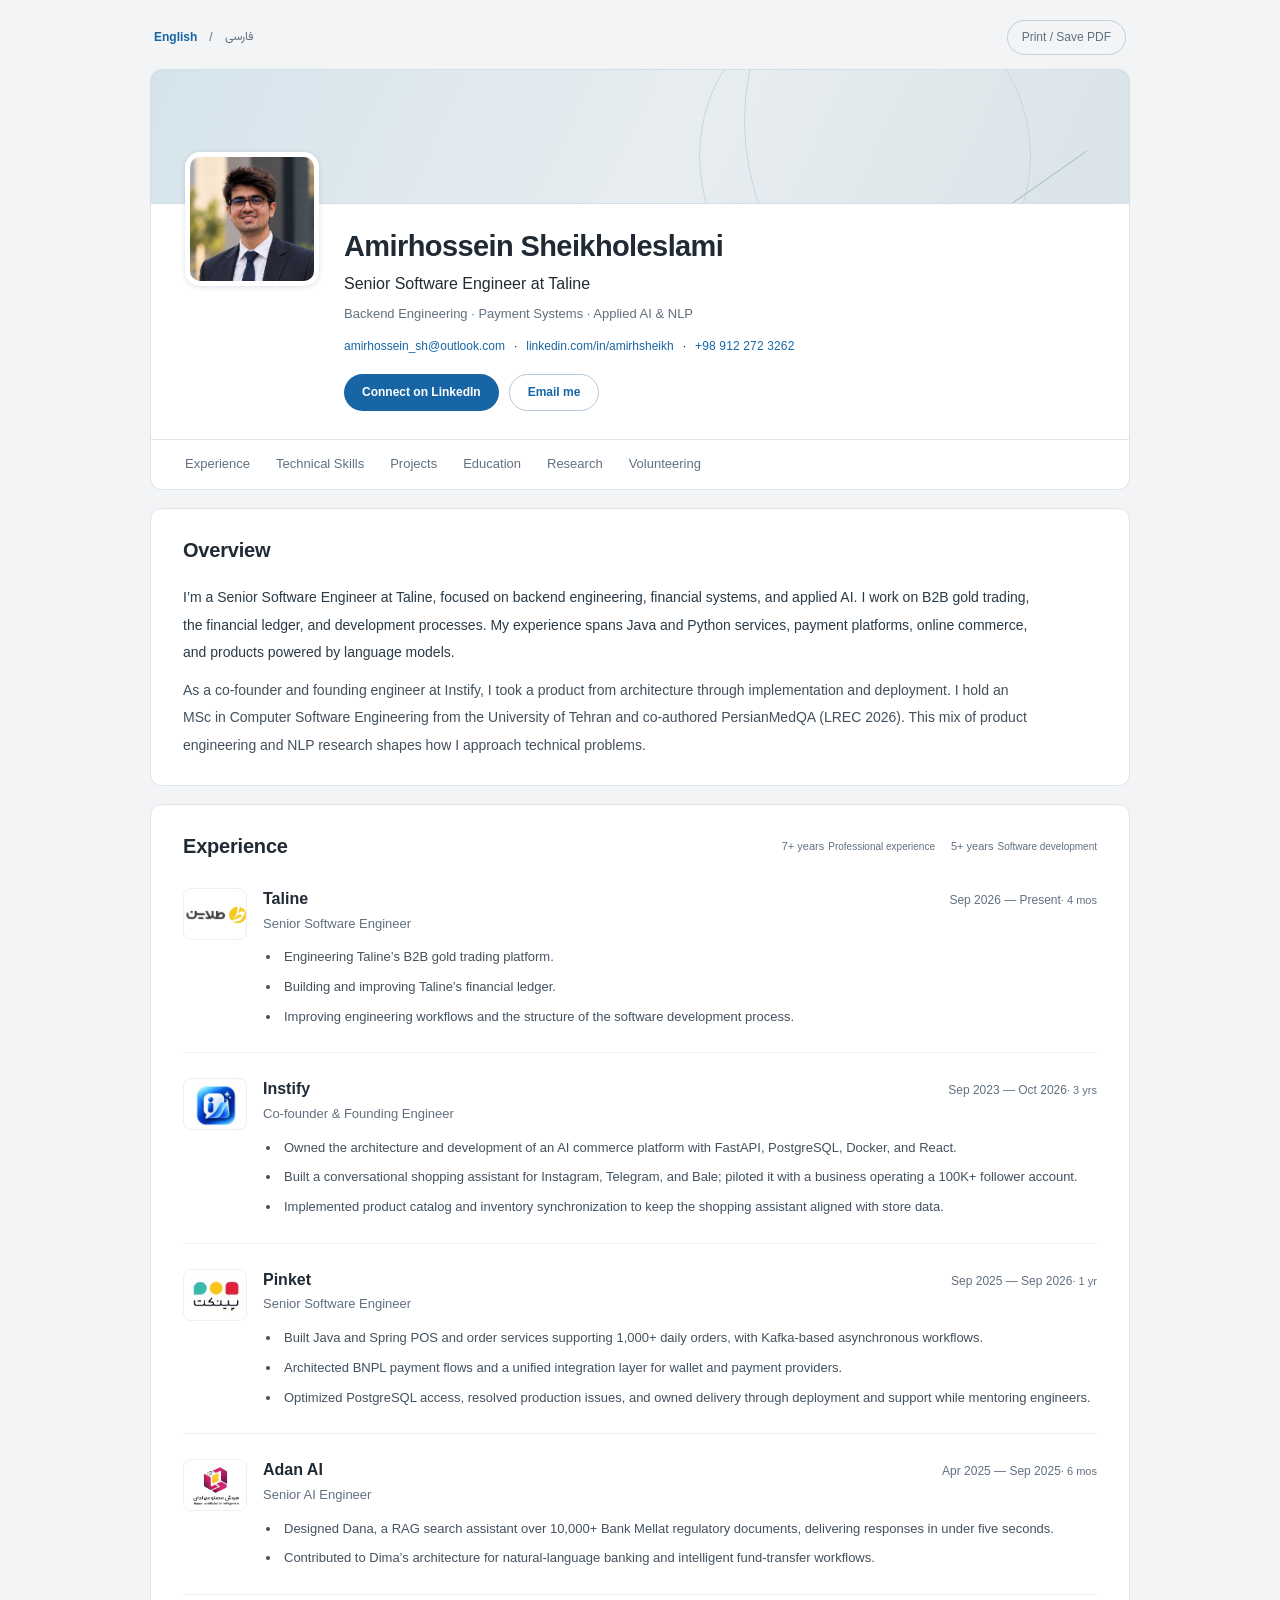
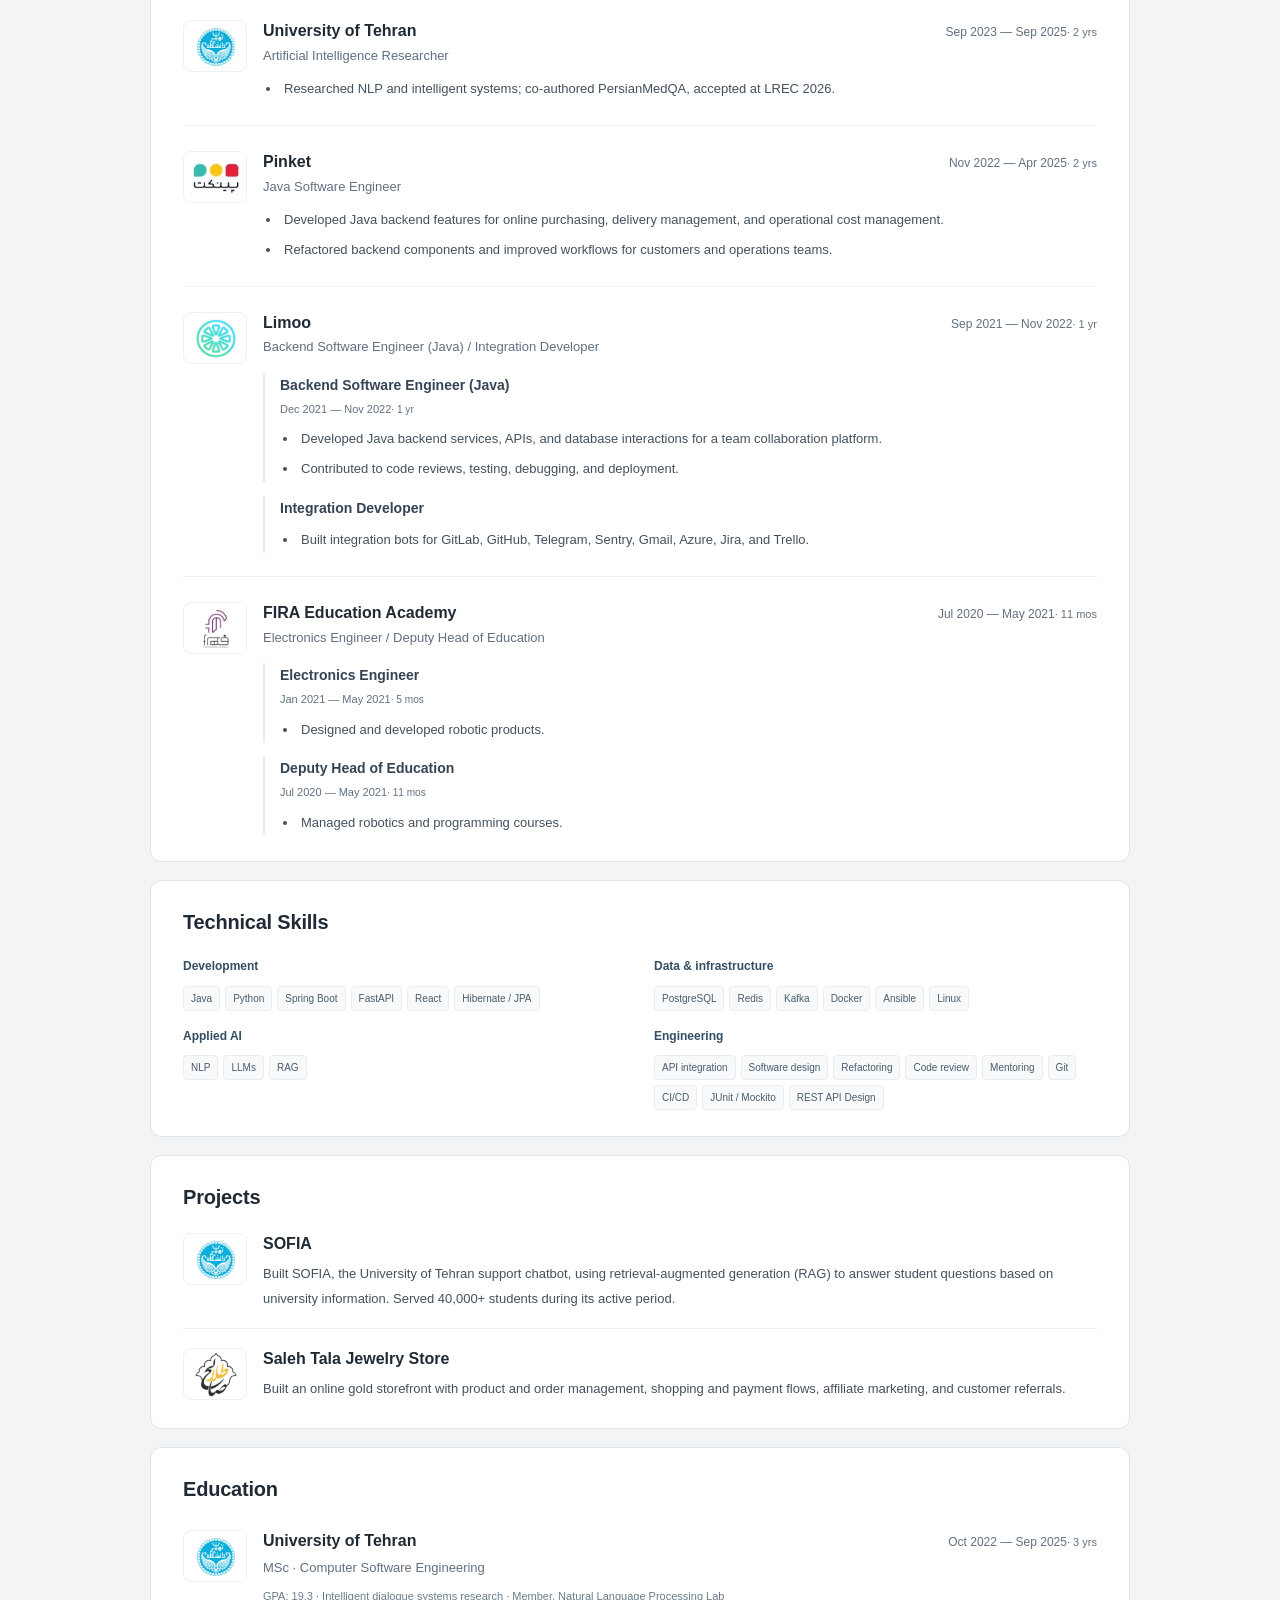
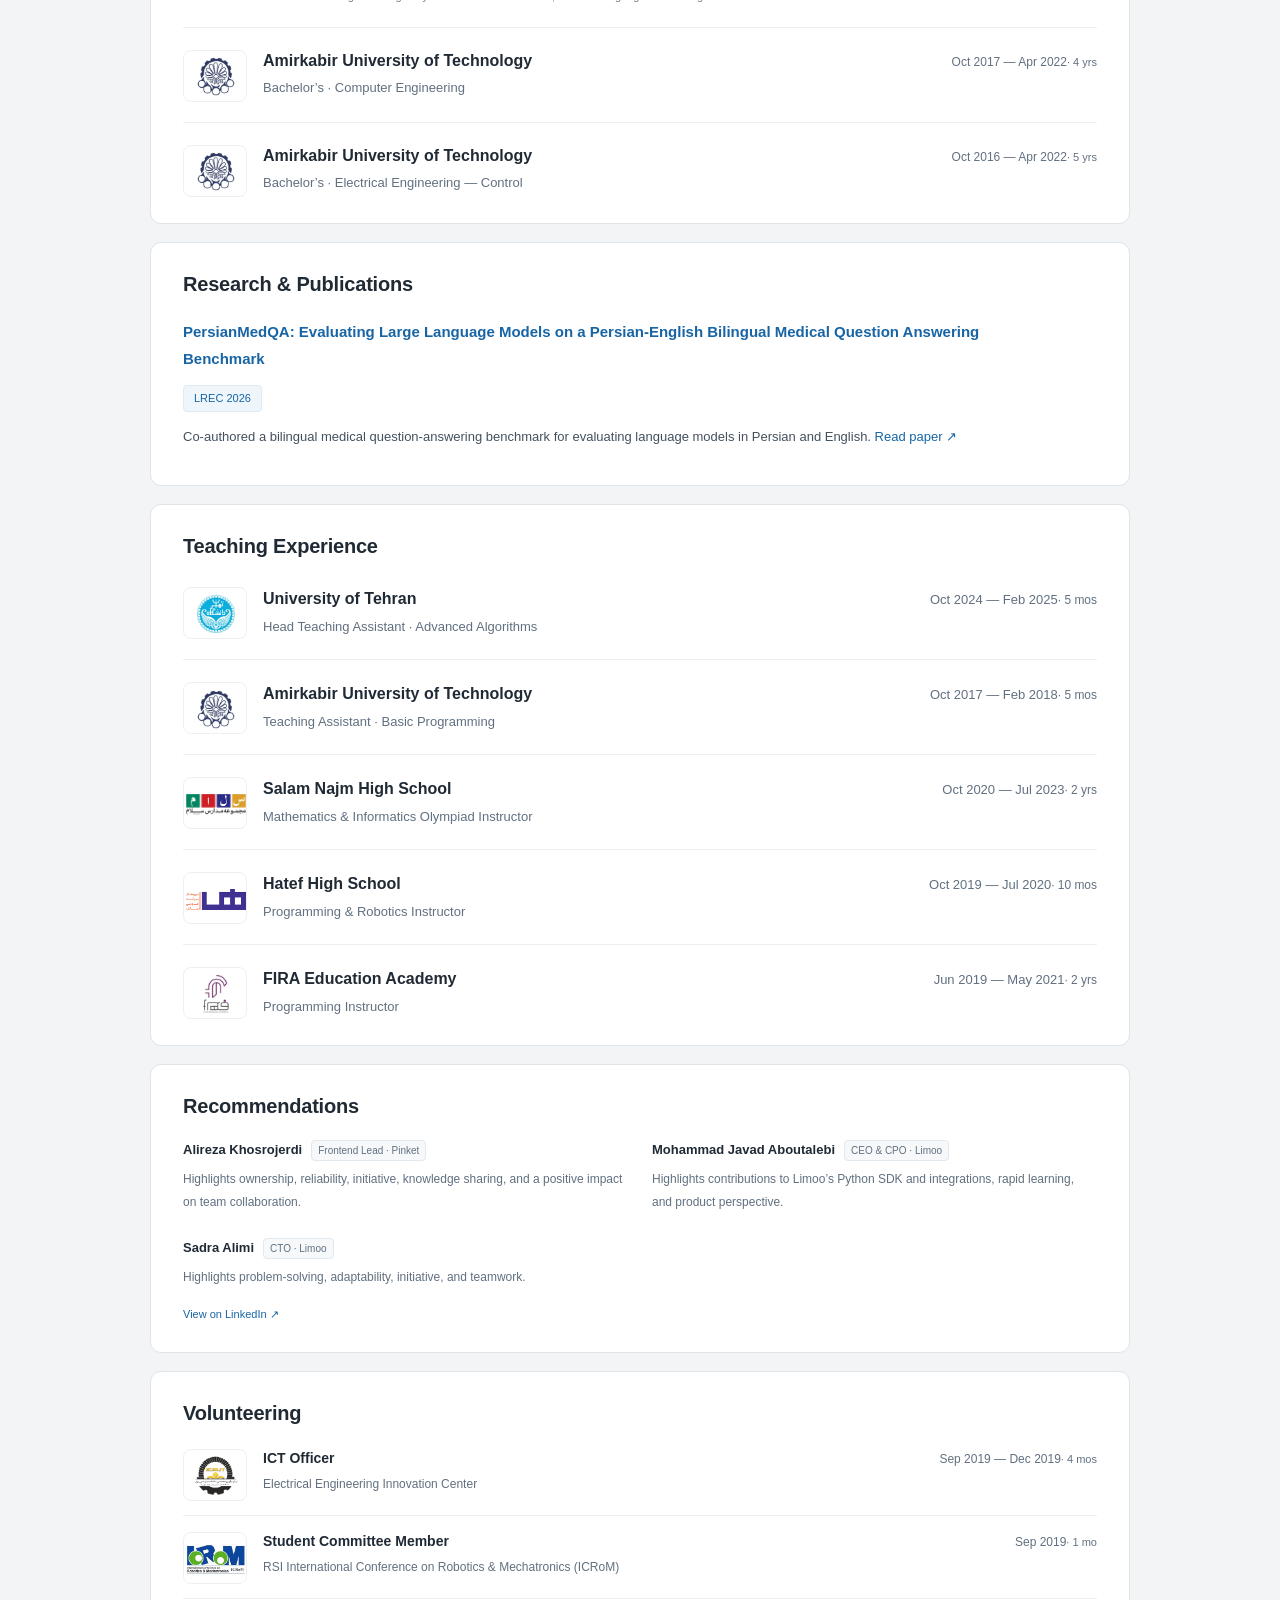
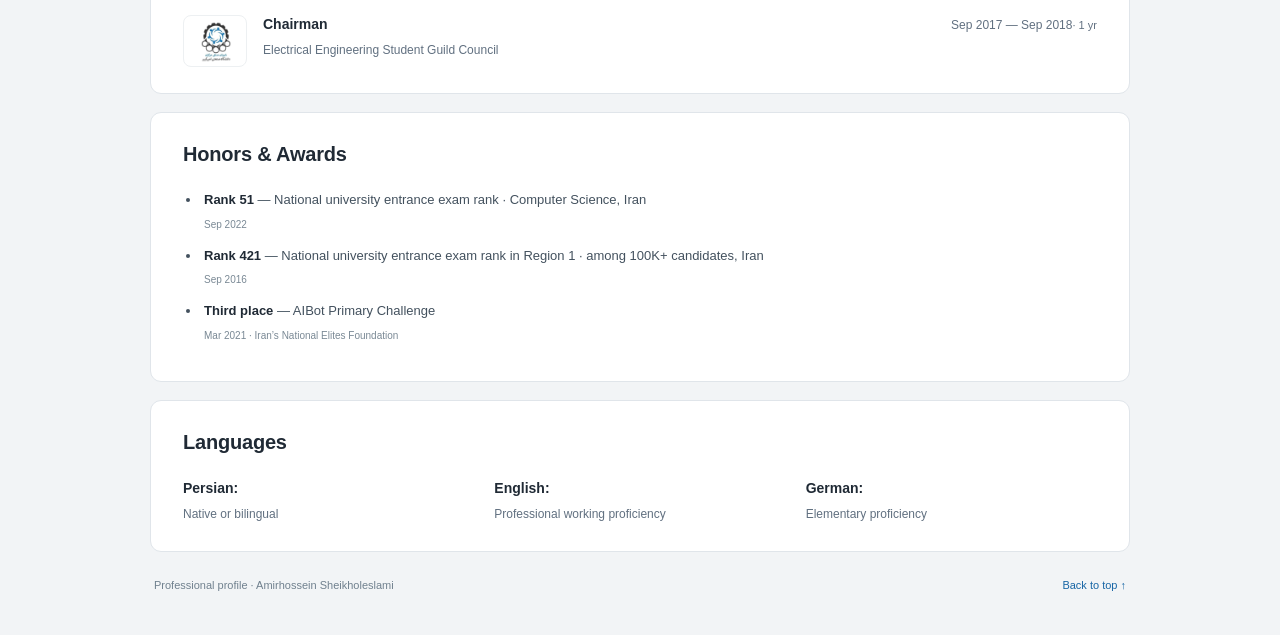
<file: index.html>
<!doctype html>
<html lang="en" dir="ltr">
<head>
<meta charset="utf-8">
<meta name="viewport" content="width=device-width, initial-scale=1">
<title>Amirhossein Sheikholeslami | Senior Software Engineer · Backend &amp; AI</title>
<meta name="description" content="Amirhossein Sheikholeslami — Senior Software Engineer at Taline. Backend engineering, Java, Python, payment systems, AI products, and NLP research.">
<meta name="author" content="Amirhossein Sheikholeslami">
<meta name="google-site-verification" content="wwUnBysTmKLNeXAAIaMJfHdvh9oscv9MyCBbN1hsWSw">
<meta name="robots" content="index, follow, max-image-preview:large">
<meta name="theme-color" content="#ffffff">
<link rel="canonical" href="https://amirhsheikh.github.io/">
<link rel="alternate" hreflang="en" href="https://amirhsheikh.github.io/">
<link rel="alternate" hreflang="fa" href="https://amirhsheikh.github.io/fa/">
<link rel="alternate" hreflang="x-default" href="https://amirhsheikh.github.io/">
<meta property="og:type" content="profile">
<meta property="og:title" content="Amirhossein Sheikholeslami | Senior Software Engineer · Backend &amp; AI">
<meta property="og:description" content="Amirhossein Sheikholeslami — Senior Software Engineer at Taline. Backend engineering, Java, Python, payment systems, AI products, and NLP research.">
<meta property="og:url" content="https://amirhsheikh.github.io/">
<meta property="og:site_name" content="Amirhossein Sheikholeslami">
<meta property="og:locale" content="en_US">
<meta property="og:locale:alternate" content="fa_IR">
<meta property="og:image" content="https://amirhsheikh.github.io/assets/images/portrait.png">
<meta property="og:image:width" content="1086">
<meta property="og:image:height" content="1448">
<meta property="og:image:alt" content="Portrait of Amirhossein Sheikholeslami">
<meta name="twitter:image" content="https://amirhsheikh.github.io/assets/images/portrait.png">
<meta name="twitter:image:alt" content="Portrait of Amirhossein Sheikholeslami">
<meta name="twitter:card" content="summary">
<meta name="twitter:title" content="Amirhossein Sheikholeslami | Senior Software Engineer · Backend &amp; AI">
<meta name="twitter:description" content="Amirhossein Sheikholeslami — Senior Software Engineer at Taline. Backend engineering, Java, Python, payment systems, AI products, and NLP research.">
<link rel="icon" href="favicon.svg" type="image/svg+xml">

<link rel="stylesheet" href="styles.css?v=31e98b9179a1">
<script src="app.js?v=9a015bae29d1" defer></script>
<script type="application/ld+json">{"@context": "https://schema.org", "@type": "ProfilePage", "@id": "https://amirhsheikh.github.io/#profile", "url": "https://amirhsheikh.github.io/", "name": "Amirhossein Sheikholeslami | Senior Software Engineer · Backend & AI", "inLanguage": "en", "mainEntity": {"@type": "Person", "@id": "https://amirhsheikh.github.io/#person", "name": "Amirhossein Sheikholeslami", "alternateName": ["امیرحسین شیخ‌الاسلامی", "amirhsheikh"], "url": "https://amirhsheikh.github.io/", "jobTitle": "Senior Software Engineer", "worksFor": {"@type": "Organization", "name": "Taline", "url": "https://taline.ir/"}, "sameAs": ["https://www.linkedin.com/in/amirhsheikh/"], "alumniOf": [{"@type": "CollegeOrUniversity", "name": "University of Tehran", "url": "https://ut.ac.ir/"}, {"@type": "CollegeOrUniversity", "name": "Amirkabir University of Technology", "url": "https://aut.ac.ir/"}], "knowsAbout": ["Backend engineering", "Java", "Python", "Spring Boot", "PostgreSQL", "Kafka", "Payment systems", "Natural language processing", "Artificial intelligence"], "subjectOf": {"@type": "ScholarlyArticle", "name": "PersianMedQA: Evaluating Large Language Models on a Persian-English Bilingual Medical Question Answering Benchmark", "url": "https://arxiv.org/abs/2506.00250"}, "image": "https://amirhsheikh.github.io/assets/images/portrait.png"}}</script>
</head>
<body>
<a class="skip" href="#main">Skip to content</a>
<div class="toolbar"><nav class="language-switch" aria-label="Select language"><a data-language="en" href="index.html" lang="en" hreflang="en" aria-current="page">English</a><span aria-hidden="true">/</span><a data-language="fa" href="fa/index.html" lang="fa" hreflang="fa">فارسی</a></nav><button type="button" data-print hidden>Print / Save PDF</button></div>
<div class="resume">
<div class="profile-cover" aria-hidden="true"><span></span></div>
<header class="resume-header with-portrait"><div class="portrait-frame"><img class="portrait" src="assets/images/portrait.png" alt="Portrait of Amirhossein Sheikholeslami" width="1086" height="1448" fetchpriority="high"></div><div class="identity"><h1>Amirhossein Sheikholeslami</h1><p class="subtitle">Senior Software Engineer at Taline</p><p class="profile-tagline">Backend Engineering · Payment Systems · Applied AI &amp; NLP</p><address><a href="mailto:amirhossein_sh@outlook.com" dir="ltr">amirhossein_sh@outlook.com</a><span aria-hidden="true"> · </span><a href="https://www.linkedin.com/in/amirhsheikh/" dir="ltr" target="_blank" rel="me noopener noreferrer">linkedin.com/in/amirhsheikh</a><span aria-hidden="true"> · </span><a class="phone-link" href="tel:+989122723262" dir="ltr">+98 912 272 3262</a></address><div class="profile-actions"><a class="primary-action" href="https://www.linkedin.com/in/amirhsheikh/" target="_blank" rel="noopener noreferrer">Connect on LinkedIn</a><a class="secondary-action" href="mailto:amirhossein_sh@outlook.com">Email me</a></div></div></header>
<nav class="section-nav" aria-label="Profile sections"><a href="#experience">Experience</a><a href="#skills">Technical Skills</a><a href="#projects">Projects</a><a href="#education">Education</a><a href="#research">Research</a><a href="#volunteering">Volunteering</a></nav>
<main id="main">
<section aria-labelledby="summary"><h2 id="summary">Overview</h2><div class="about-copy"><p>I’m a Senior Software Engineer at Taline, focused on backend engineering, financial systems, and applied AI. I work on B2B gold trading, the financial ledger, and development processes. My experience spans Java and Python services, payment platforms, online commerce, and products powered by language models.</p><p>As a co-founder and founding engineer at Instify, I took a product from architecture through implementation and deployment. I hold an MSc in Computer Software Engineering from the University of Tehran and co-authored PersianMedQA (LREC 2026). This mix of product engineering and NLP research shapes how I approach technical problems.</p></div></section>
<section aria-labelledby="experience"><div class="experience-heading"><h2 id="experience">Experience</h2><div class="experience-highlights" aria-label="Experience at a glance"><div class="experience-metric" title="2019 — Present"><strong data-experience-start="2019-06" data-years-pattern="{years}+ years">7+ years</strong><span>Professional experience</span></div><div class="experience-metric" title="2021 — Present"><strong data-experience-start="2021-09" data-years-pattern="{years}+ years">5+ years</strong><span>Software development</span></div></div></div><article class="entry career-entry has-logo"><span class="logo-frame logo-taline"><img class="company-logo" src="assets/images/taline.webp" alt="" width="64" height="52" loading="lazy" decoding="async"></span><div class="entry-content"><div class="entry-head"><h3><a class="reference-link" href="https://taline.ir/" target="_blank" rel="noopener noreferrer">Taline</a></h3><p class="date">Sep 2026 — Present<span class="duration" data-duration-start="2026-09"> · 2 mos</span></p></div><p class="position">Senior Software Engineer</p><ul><li>Engineering Taline’s B2B gold trading platform.</li><li>Building and improving Taline’s financial ledger.</li><li>Improving engineering workflows and the structure of the software development process.</li></ul></div></article><article class="entry career-entry has-logo"><span class="logo-frame logo-instify"><img class="company-logo" src="assets/images/instify.webp" alt="" width="64" height="52" loading="lazy" decoding="async"></span><div class="entry-content"><div class="entry-head"><h3><a class="reference-link" href="https://instify.app/" target="_blank" rel="noopener noreferrer">Instify</a></h3><p class="date">Sep 2023 — Oct 2026<span class="duration"> · 3 yrs</span></p></div><p class="position">Co-founder &amp; Founding Engineer</p><ul><li>Owned the architecture and development of an AI commerce platform with FastAPI, PostgreSQL, Docker, and React.</li><li>Built a conversational shopping assistant for Instagram, Telegram, and Bale; piloted it with a business operating a 100K+ follower account.</li><li>Implemented product catalog and inventory synchronization to keep the shopping assistant aligned with store data.</li></ul></div></article><article class="entry career-entry has-logo"><span class="logo-frame logo-pinket"><img class="company-logo" src="assets/images/pinket.webp" alt="" width="64" height="52" loading="lazy" decoding="async"></span><div class="entry-content"><div class="entry-head"><h3><a class="reference-link" href="https://pinket.com/" target="_blank" rel="noopener noreferrer">Pinket</a></h3><p class="date">Sep 2025 — Sep 2026<span class="duration"> · 1 yr</span></p></div><p class="position">Senior Software Engineer</p><ul><li>Built Java and Spring POS and order services supporting 1,000+ daily orders, with Kafka-based asynchronous workflows.</li><li>Architected BNPL payment flows and a unified integration layer for wallet and payment providers.</li><li>Optimized PostgreSQL access, resolved production issues, and owned delivery through deployment and support while mentoring engineers.</li></ul></div></article><article class="entry career-entry has-logo"><span class="logo-frame logo-adan"><img class="company-logo" src="assets/images/adan.webp" alt="" width="64" height="52" loading="lazy" decoding="async"></span><div class="entry-content"><div class="entry-head"><h3><a class="reference-link" href="https://adanai.ir/" target="_blank" rel="noopener noreferrer">Adan AI</a></h3><p class="date">Apr 2025 — Sep 2025<span class="duration"> · 6 mos</span></p></div><p class="position">Senior AI Engineer</p><ul><li>Designed Dana, a RAG search assistant over 10,000+ Bank Mellat regulatory documents, delivering responses in under five seconds.</li><li>Contributed to Dima’s architecture for natural-language banking and intelligent fund-transfer workflows.</li></ul></div></article><article class="entry career-entry has-logo"><span class="logo-frame logo-ut"><img class="company-logo" src="assets/images/ut.webp" alt="" width="64" height="52" loading="lazy" decoding="async"></span><div class="entry-content"><div class="entry-head"><h3><a class="reference-link" href="https://ut.ac.ir/" target="_blank" rel="noopener noreferrer">University of Tehran</a></h3><p class="date">Sep 2023 — Sep 2025<span class="duration"> · 2 yrs</span></p></div><p class="position">Artificial Intelligence Researcher</p><ul><li>Researched NLP and intelligent systems; co-authored PersianMedQA, accepted at LREC 2026.</li></ul></div></article><article class="entry career-entry has-logo"><span class="logo-frame logo-pinket"><img class="company-logo" src="assets/images/pinket.webp" alt="" width="64" height="52" loading="lazy" decoding="async"></span><div class="entry-content"><div class="entry-head"><h3><a class="reference-link" href="https://pinket.com/" target="_blank" rel="noopener noreferrer">Pinket</a></h3><p class="date">Nov 2022 — Apr 2025<span class="duration"> · 2 yrs</span></p></div><p class="position">Java Software Engineer</p><ul><li>Developed Java backend features for online purchasing, delivery management, and operational cost management.</li><li>Refactored backend components and improved workflows for customers and operations teams.</li></ul></div></article><article class="entry career-entry has-logo"><span class="logo-frame logo-limoo"><img class="company-logo" src="assets/images/limoo.webp" alt="" width="64" height="52" loading="lazy" decoding="async"></span><div class="entry-content"><div class="entry-head"><h3><a class="reference-link" href="https://www.linkedin.com/company/limoo-im/" target="_blank" rel="noopener noreferrer">Limoo</a></h3><p class="date">Sep 2021 — Nov 2022<span class="duration"> · 1 yr</span></p></div><p class="position">Backend Software Engineer (Java) / Integration Developer</p><div class="subrole"><h4>Backend Software Engineer (Java)</h4><p class="subrole-date">Dec 2021 — Nov 2022<span class="duration"> · 1 yr</span></p><ul><li>Developed Java backend services, APIs, and database interactions for a team collaboration platform.</li><li>Contributed to code reviews, testing, debugging, and deployment.</li></ul></div><div class="subrole"><h4>Integration Developer</h4><ul><li>Built integration bots for GitLab, GitHub, Telegram, Sentry, Gmail, Azure, Jira, and Trello.</li></ul></div></div></article><article class="entry career-entry has-logo"><span class="logo-frame logo-fira"><img class="company-logo" src="assets/images/fira.webp" alt="" width="64" height="52" loading="lazy" decoding="async"></span><div class="entry-content"><div class="entry-head"><h3><a class="reference-link" href="https://firaedu.ir/" target="_blank" rel="noopener noreferrer">FIRA Education Academy</a></h3><p class="date">Jul 2020 — May 2021<span class="duration"> · 11 mos</span></p></div><p class="position">Electronics Engineer / Deputy Head of Education</p><div class="subrole"><h4>Electronics Engineer</h4><p class="subrole-date">Jan 2021 — May 2021<span class="duration"> · 5 mos</span></p><ul><li>Designed and developed robotic products.</li></ul></div><div class="subrole"><h4>Deputy Head of Education</h4><p class="subrole-date">Jul 2020 — May 2021<span class="duration"> · 11 mos</span></p><ul><li>Managed robotics and programming courses.</li></ul></div></div></article></section>
<section aria-labelledby="skills"><h2 id="skills">Technical Skills</h2><div class="skill-grid"><article class="skill-card"><h3>Development</h3><ul class="skill-tags"><li lang="en" dir="ltr">Java</li><li lang="en" dir="ltr">Python</li><li lang="en" dir="ltr">Spring Boot</li><li lang="en" dir="ltr">FastAPI</li><li lang="en" dir="ltr">React</li><li lang="en" dir="ltr">Hibernate / JPA</li></ul></article><article class="skill-card"><h3>Data &amp; infrastructure</h3><ul class="skill-tags"><li lang="en" dir="ltr">PostgreSQL</li><li lang="en" dir="ltr">Redis</li><li lang="en" dir="ltr">Kafka</li><li lang="en" dir="ltr">Docker</li><li lang="en" dir="ltr">Ansible</li><li lang="en" dir="ltr">Linux</li></ul></article><article class="skill-card"><h3>Applied AI</h3><ul class="skill-tags"><li lang="en" dir="ltr">NLP</li><li lang="en" dir="ltr">LLMs</li><li lang="en" dir="ltr">RAG</li></ul></article><article class="skill-card"><h3>Engineering</h3><ul class="skill-tags"><li lang="en" dir="ltr">API integration</li><li lang="en" dir="ltr">Software design</li><li lang="en" dir="ltr">Refactoring</li><li lang="en" dir="ltr">Code review</li><li lang="en" dir="ltr">Mentoring</li><li lang="en" dir="ltr">Git</li><li lang="en" dir="ltr">CI/CD</li><li lang="en" dir="ltr">JUnit / Mockito</li><li lang="en" dir="ltr">REST API Design</li></ul></article></div></section>
<section aria-labelledby="projects"><h2 id="projects">Projects</h2><div class="portfolio-projects"><article class="entry has-logo project-entry"><span class="logo-frame logo-ut"><img class="company-logo" src="assets/images/ut.webp" alt="" width="64" height="52" loading="lazy" decoding="async"></span><div class="entry-content"><h3><a class="reference-link" href="https://ut.ac.ir/" target="_blank" rel="noopener noreferrer">SOFIA</a></h3><p>Built SOFIA, the University of Tehran support chatbot, using retrieval-augmented generation (RAG) to answer student questions based on university information. Served 40,000+ students during its active period.</p></div></article><article class="entry has-logo project-entry"><span class="logo-frame logo-saleh-tala"><img class="company-logo" src="assets/images/saleh-tala.png" alt="" width="64" height="52" loading="lazy" decoding="async"></span><div class="entry-content"><h3><a class="reference-link" href="https://salehtala.mooai.ir/" target="_blank" rel="noopener noreferrer">Saleh Tala Jewelry Store</a></h3><p>Built an online gold storefront with product and order management, shopping and payment flows, affiliate marketing, and customer referrals.</p></div></article></div></section>
<section aria-labelledby="education"><h2 id="education">Education</h2><article class="entry education-entry has-logo"><span class="logo-frame logo-ut"><img class="company-logo" src="assets/images/ut.webp" alt="" width="64" height="52" loading="lazy" decoding="async"></span><div class="entry-content"><div class="entry-head"><h3><a class="reference-link" href="https://ut.ac.ir/" target="_blank" rel="noopener noreferrer">University of Tehran</a></h3><span class="date">Oct 2022 — Sep 2025<span class="duration"> · 3 yrs</span></span></div><p>MSc · Computer Software Engineering</p><p class="academic-note">GPA: 19.3 · Intelligent dialogue systems research · Member, Natural Language Processing Lab</p></div></article><article class="entry education-entry has-logo"><span class="logo-frame logo-aut"><img class="company-logo" src="assets/images/aut.webp" alt="" width="64" height="52" loading="lazy" decoding="async"></span><div class="entry-content"><div class="entry-head"><h3><a class="reference-link" href="https://aut.ac.ir/" target="_blank" rel="noopener noreferrer">Amirkabir University of Technology</a></h3><span class="date">Oct 2017 — Apr 2022<span class="duration"> · 4 yrs</span></span></div><p>Bachelor’s · Computer Engineering</p></div></article><article class="entry education-entry has-logo"><span class="logo-frame logo-aut"><img class="company-logo" src="assets/images/aut.webp" alt="" width="64" height="52" loading="lazy" decoding="async"></span><div class="entry-content"><div class="entry-head"><h3><a class="reference-link" href="https://aut.ac.ir/" target="_blank" rel="noopener noreferrer">Amirkabir University of Technology</a></h3><span class="date">Oct 2016 — Apr 2022<span class="duration"> · 5 yrs</span></span></div><p>Bachelor’s · Electrical Engineering — Control</p></div></article></section>
<section aria-labelledby="research"><h2 id="research">Research &amp; Publications</h2><article class="entry publication"><h3 lang="en" dir="ltr"><a href="https://arxiv.org/abs/2506.00250" target="_blank" rel="noopener noreferrer">PersianMedQA: Evaluating Large Language Models on a Persian-English Bilingual Medical Question Answering Benchmark</a></h3><p class="venue" dir="ltr">LREC 2026</p><p>Co-authored a bilingual medical question-answering benchmark for evaluating language models in Persian and English. <a href="https://arxiv.org/abs/2506.00250" target="_blank" rel="noopener noreferrer">Read paper ↗</a></p></article></section>
<section aria-labelledby="teaching"><h2 id="teaching">Teaching Experience</h2><div class="teaching-list"><article class="entry education-entry has-logo teaching-entry"><span class="logo-frame logo-ut"><img class="company-logo" src="assets/images/ut.webp" alt="" width="64" height="52" loading="lazy" decoding="async"></span><div class="entry-content"><div class="entry-head"><h3><a class="reference-link" href="https://ut.ac.ir/" target="_blank" rel="noopener noreferrer">University of Tehran</a></h3><p class="date">Oct 2024 — Feb 2025<span class="duration"> · 5 mos</span></p></div><p>Head Teaching Assistant · Advanced Algorithms</p></div></article><article class="entry education-entry has-logo teaching-entry"><span class="logo-frame logo-aut"><img class="company-logo" src="assets/images/aut.webp" alt="" width="64" height="52" loading="lazy" decoding="async"></span><div class="entry-content"><div class="entry-head"><h3><a class="reference-link" href="https://aut.ac.ir/" target="_blank" rel="noopener noreferrer">Amirkabir University of Technology</a></h3><p class="date">Oct 2017 — Feb 2018<span class="duration"> · 5 mos</span></p></div><p>Teaching Assistant · Basic Programming</p></div></article><article class="entry education-entry has-logo teaching-entry"><span class="logo-frame logo-salam"><img class="company-logo" src="assets/images/salam.png" alt="" width="64" height="52" loading="lazy" decoding="async"></span><div class="entry-content"><div class="entry-head"><h3><a class="reference-link" href="https://salamsch.org/branches/najm-sagheb/" target="_blank" rel="noopener noreferrer">Salam Najm High School</a></h3><p class="date">Oct 2020 — Jul 2023<span class="duration"> · 2 yrs</span></p></div><p>Mathematics &amp; Informatics Olympiad Instructor</p></div></article><article class="entry education-entry has-logo teaching-entry"><span class="logo-frame logo-hatef"><img class="company-logo" src="assets/images/hatef.png" alt="" width="64" height="52" loading="lazy" decoding="async"></span><div class="entry-content"><div class="entry-head"><h3><a class="reference-link" href="https://hatefschool.ir/" target="_blank" rel="noopener noreferrer">Hatef High School</a></h3><p class="date">Oct 2019 — Jul 2020<span class="duration"> · 10 mos</span></p></div><p>Programming &amp; Robotics Instructor</p></div></article><article class="entry education-entry has-logo teaching-entry"><span class="logo-frame logo-fira"><img class="company-logo" src="assets/images/fira.webp" alt="" width="64" height="52" loading="lazy" decoding="async"></span><div class="entry-content"><div class="entry-head"><h3><a class="reference-link" href="https://firaedu.ir/" target="_blank" rel="noopener noreferrer">FIRA Education Academy</a></h3><p class="date">Jun 2019 — May 2021<span class="duration"> · 2 yrs</span></p></div><p>Programming Instructor</p></div></article></div></section>
<section aria-labelledby="recommendations"><h2 id="recommendations">Recommendations</h2><div class="recommendations-list"><article><div class="recommender-heading"><h3><a class="reference-link" href="https://www.linkedin.com/in/alireza-khosrojerdi-11bb021b1/" target="_blank" rel="noopener noreferrer">Alireza Khosrojerdi</a></h3><span class="role-badge" title="Role at the time of recommendation">Frontend Lead · Pinket</span></div><p>Highlights ownership, reliability, initiative, knowledge sharing, and a positive impact on team collaboration.</p></article><article><div class="recommender-heading"><h3><a class="reference-link" href="https://www.linkedin.com/in/mohammad-javad-aboutalebi/" target="_blank" rel="noopener noreferrer">Mohammad Javad Aboutalebi</a></h3><span class="role-badge" title="Role at the time of recommendation">CEO &amp; CPO · Limoo</span></div><p>Highlights contributions to Limoo’s Python SDK and integrations, rapid learning, and product perspective.</p></article><article><div class="recommender-heading"><h3><a class="reference-link" href="https://www.linkedin.com/in/sadra-alimi-7aa583171/" target="_blank" rel="noopener noreferrer">Sadra Alimi</a></h3><span class="role-badge" title="Role at the time of recommendation">CTO · Limoo</span></div><p>Highlights problem-solving, adaptability, initiative, and teamwork.</p></article></div><a class="section-source" href="https://www.linkedin.com/in/amirhsheikh/" target="_blank" rel="noopener noreferrer">View on LinkedIn ↗</a></section>
<section aria-labelledby="volunteering"><h2 id="volunteering">Volunteering</h2><div class="volunteer-list"><article class="volunteer-entry"><span class="logo-frame logo-icaut"><img class="company-logo" src="assets/images/icaut.png" alt="" width="64" height="52" loading="lazy" decoding="async"></span><div><div class="entry-head"><h3>ICT Officer</h3><p class="date">Sep 2019 — Dec 2019<span class="duration"> · 4 mos</span></p></div><p><a class="reference-link" href="https://aut.ac.ir/" target="_blank" rel="noopener noreferrer">Electrical Engineering Innovation Center</a></p></div></article><article class="volunteer-entry"><span class="logo-frame logo-icrom"><img class="company-logo" src="assets/images/icrom.png" alt="" width="64" height="52" loading="lazy" decoding="async"></span><div><div class="entry-head"><h3>Student Committee Member</h3><p class="date">Sep 2019<span class="duration"> · 1 mo</span></p></div><p><a class="reference-link" href="https://www.linkedin.com/company/icrom/" target="_blank" rel="noopener noreferrer">RSI International Conference on Robotics &amp; Mechatronics (ICRoM)</a></p></div></article><article class="volunteer-entry"><span class="logo-frame logo-council"><img class="company-logo" src="assets/images/council.png" alt="" width="64" height="52" loading="lazy" decoding="async"></span><div><div class="entry-head"><h3>Chairman</h3><p class="date">Sep 2017 — Sep 2018<span class="duration"> · 1 yr</span></p></div><p><a class="reference-link" href="https://aut.ac.ir/" target="_blank" rel="noopener noreferrer">Electrical Engineering Student Guild Council</a></p></div></article></div></section>
<section aria-labelledby="honors"><h2 id="honors">Honors &amp; Awards</h2><ul class="honors"><li><div><strong>Rank 51</strong> — National university entrance exam rank · Computer Science, Iran</div><span class="honor-date">Sep 2022</span></li><li><div><strong>Rank 421</strong> — National university entrance exam rank in Region 1 · among 100K+ candidates, Iran</div><span class="honor-date">Sep 2016</span></li><li><div><strong>Third place</strong> — AIBot Primary Challenge</div><span class="honor-date">Mar 2021 · Iran’s National Elites Foundation</span></li></ul></section>
<section aria-labelledby="languages"><h2 id="languages">Languages</h2><ul class="languages-list"><li><strong>Persian:</strong> Native or bilingual</li><li><strong>English:</strong> Professional working proficiency</li><li><strong>German:</strong> Elementary proficiency</li></ul></section>
</main>
<footer><span>Professional profile · Amirhossein Sheikholeslami</span><a href="#main">Back to top ↑</a></footer>
</div>
</body>
</html>
</file>
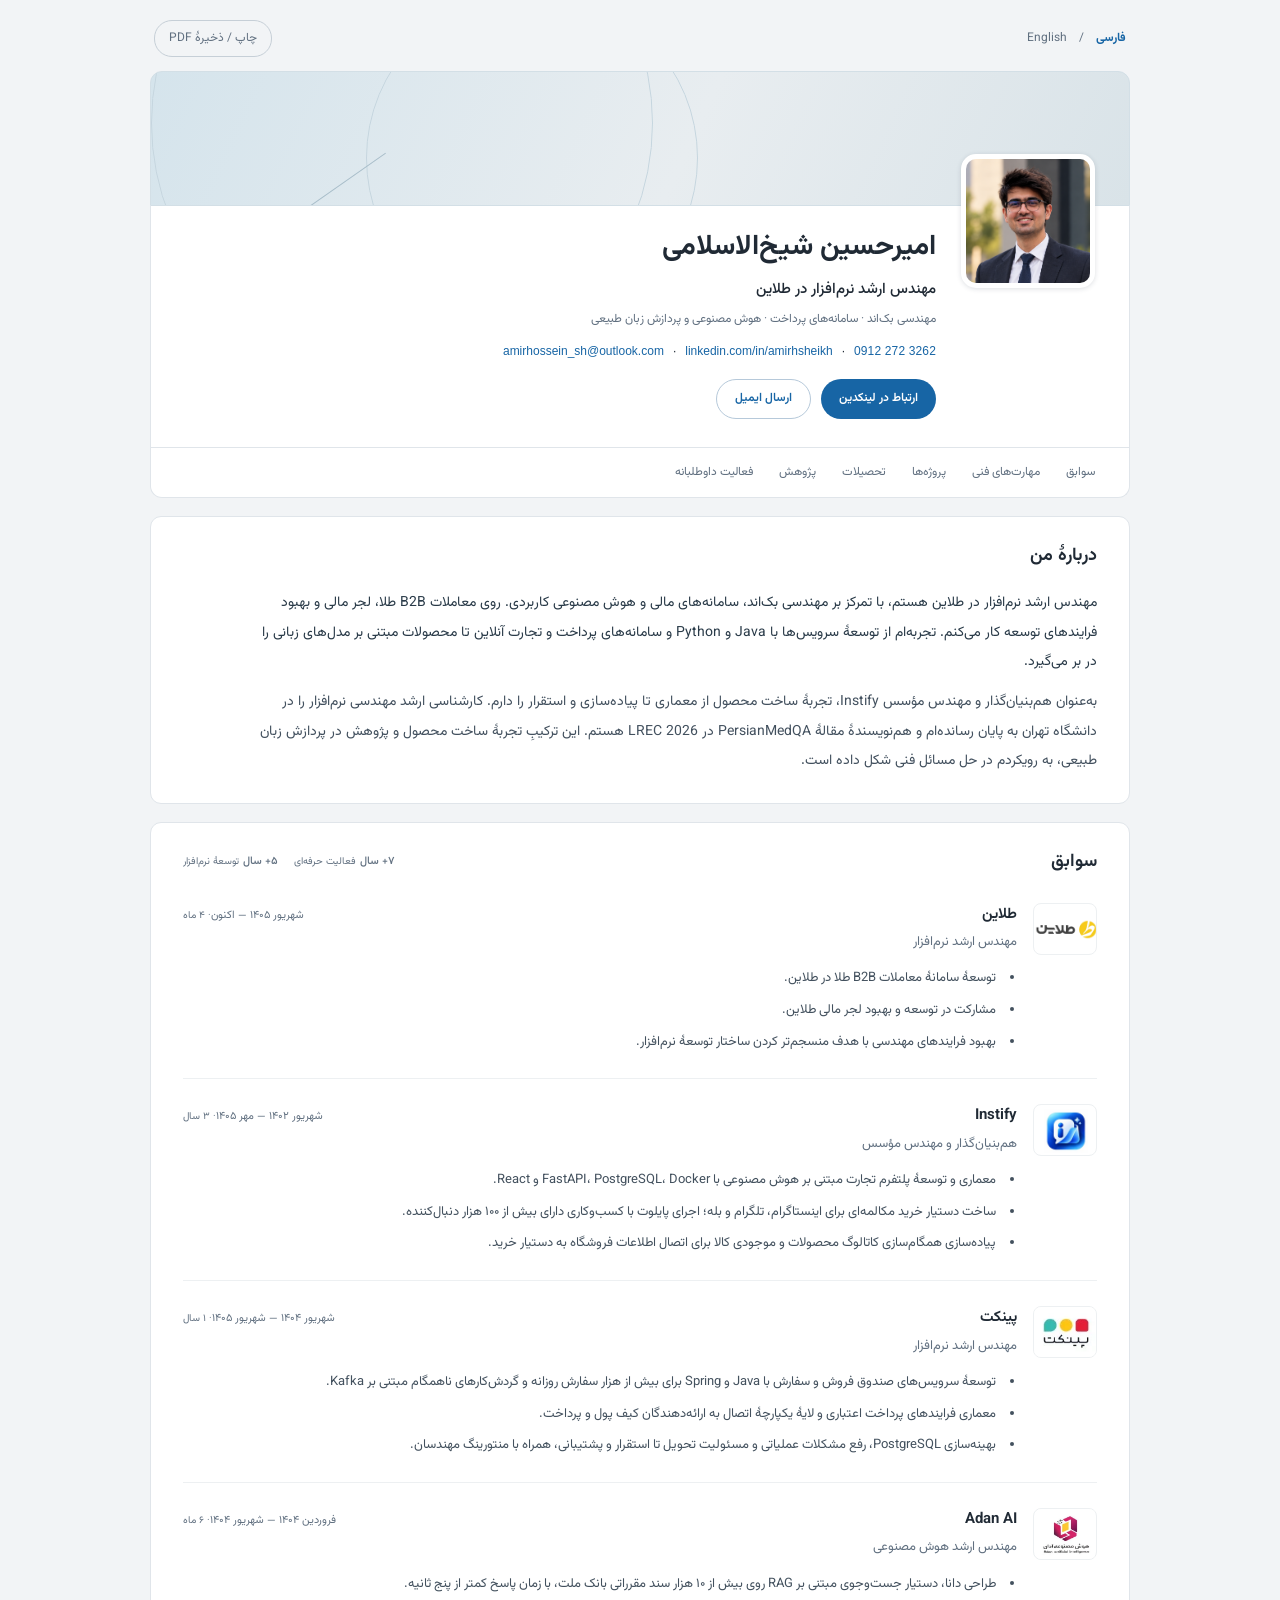
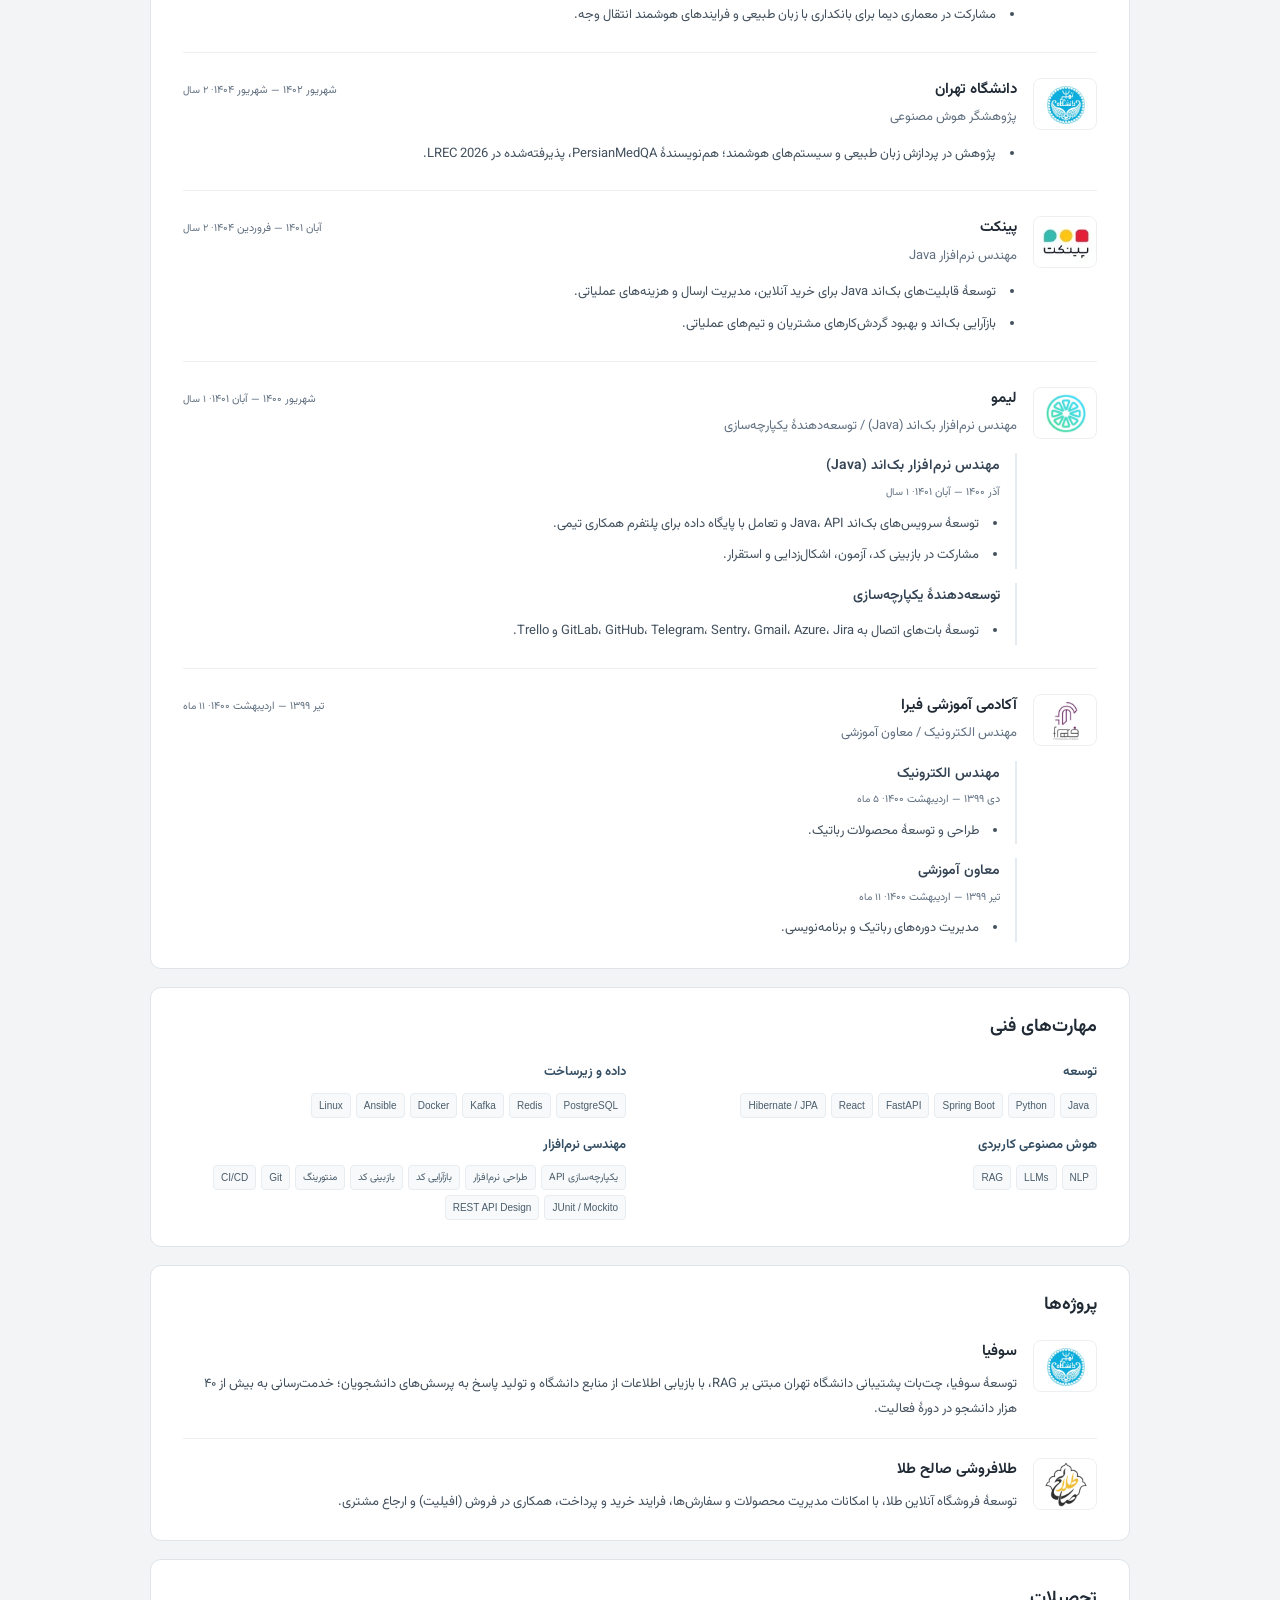
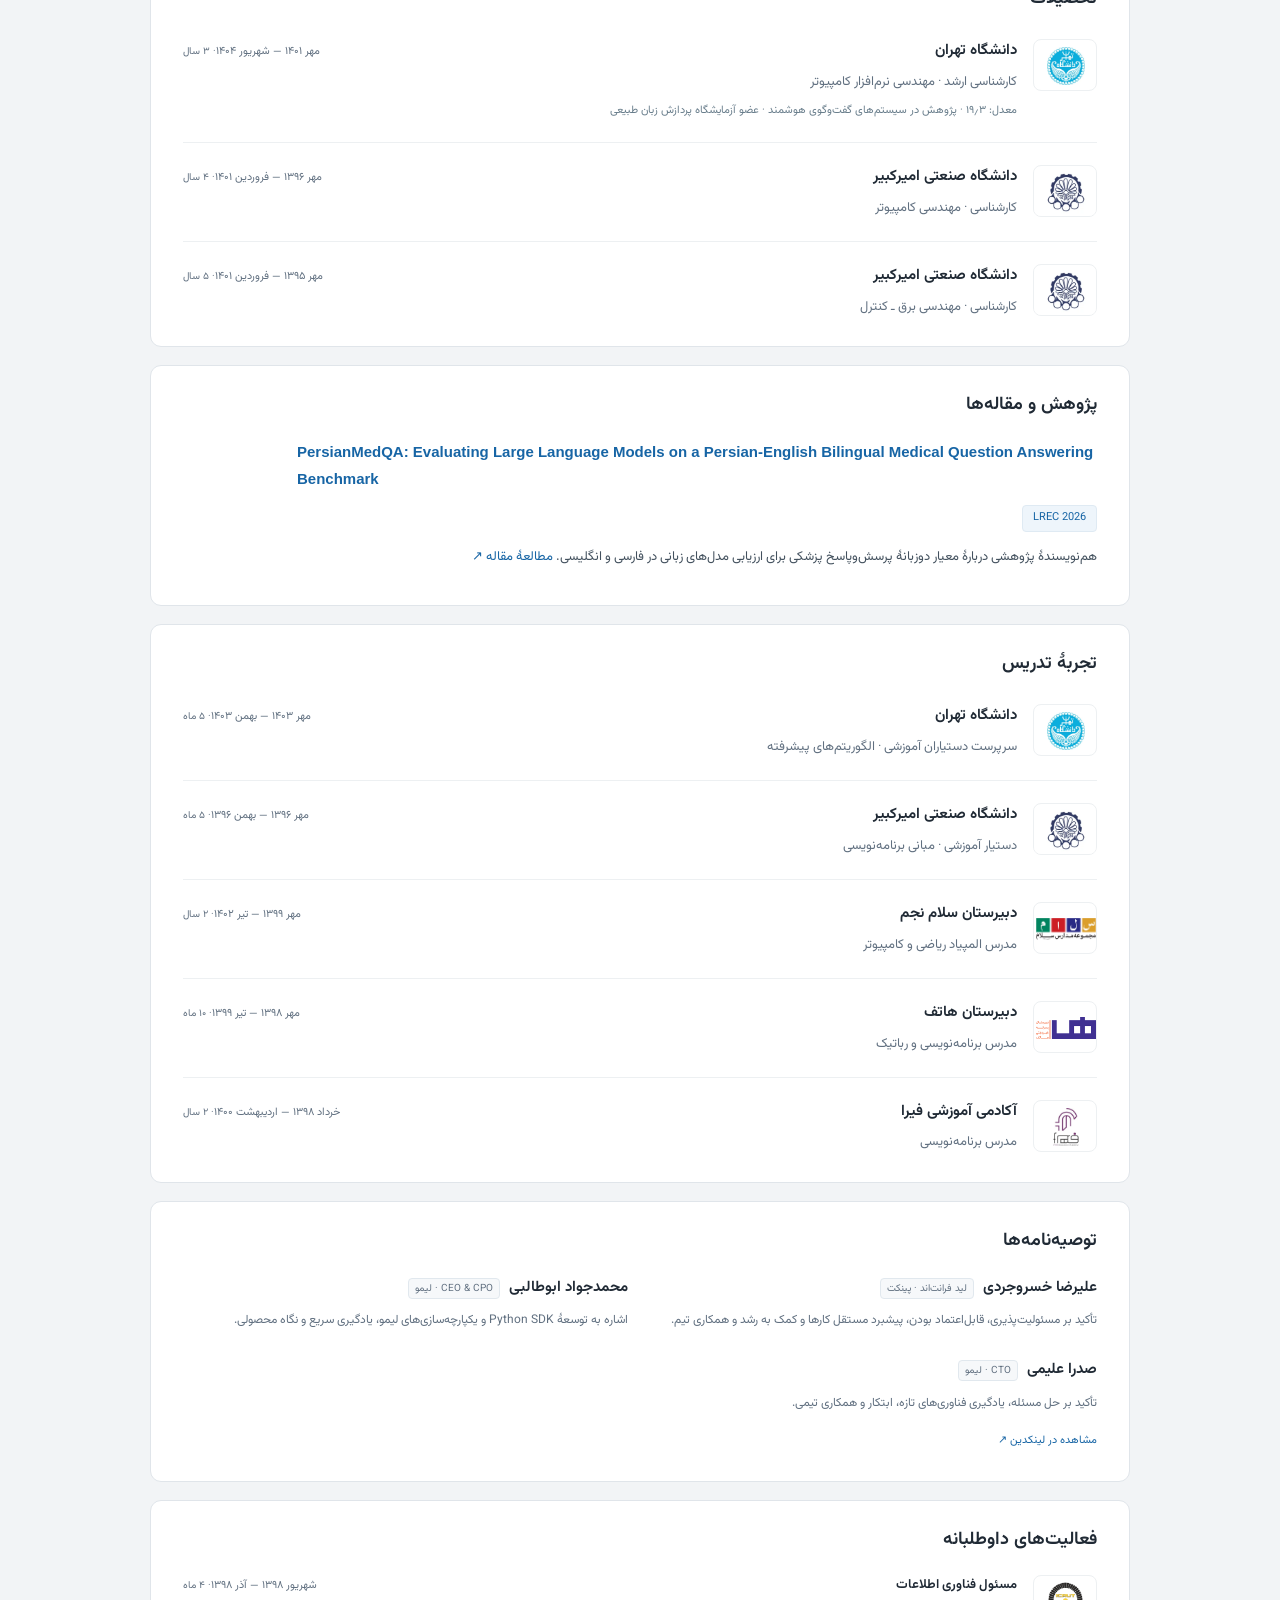
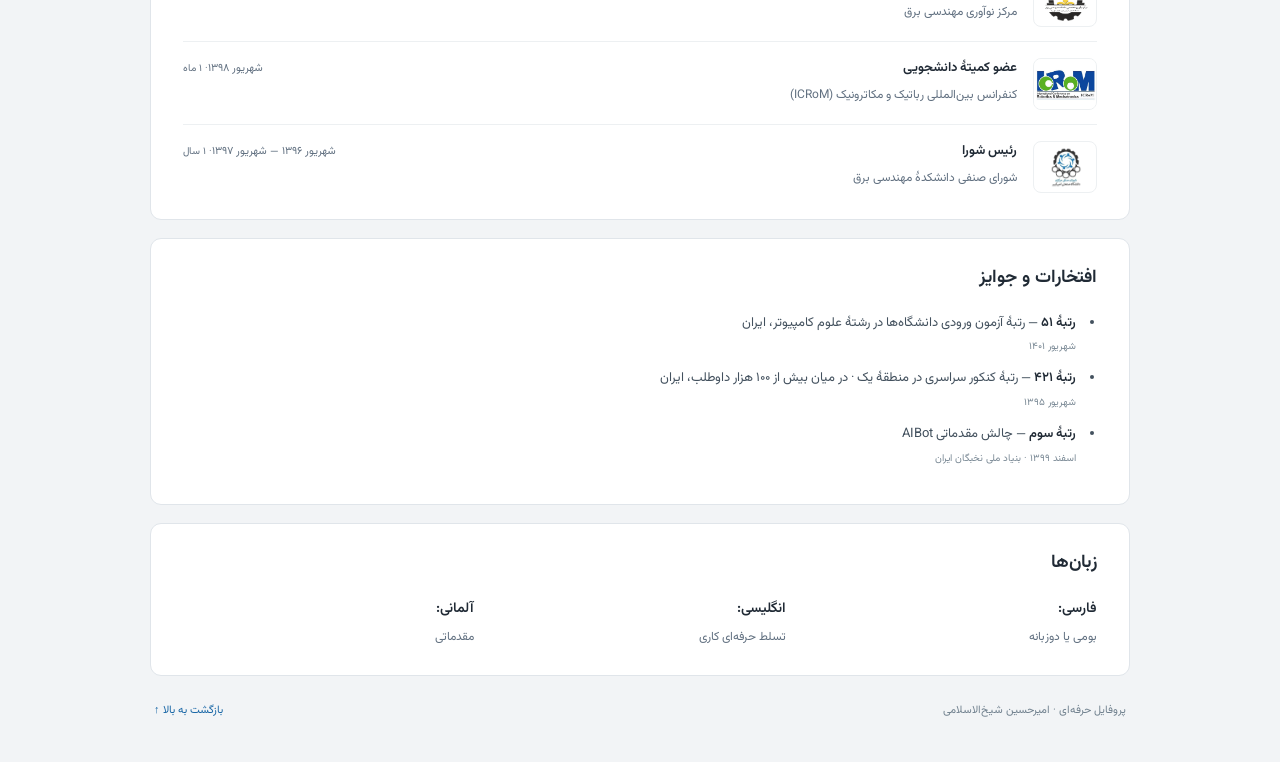
<file: fa/index.html>
<!doctype html>
<html lang="fa" dir="rtl">
<head>
<meta charset="utf-8">
<meta name="viewport" content="width=device-width, initial-scale=1">
<title>امیرحسین شیخ‌الاسلامی | مهندس ارشد نرم‌افزار، بک‌اند و هوش مصنوعی</title>
<meta name="description" content="پروفایل حرفه‌ای امیرحسین شیخ‌الاسلامی، مهندس ارشد نرم‌افزار در طلاین؛ سوابق مهندسی بک‌اند، Java، Python، سامانه‌های پرداخت و هوش مصنوعی و پژوهش NLP.">
<meta name="author" content="Amirhossein Sheikholeslami">
<meta name="google-site-verification" content="wwUnBysTmKLNeXAAIaMJfHdvh9oscv9MyCBbN1hsWSw">
<meta name="robots" content="index, follow, max-image-preview:large">
<meta name="theme-color" content="#ffffff">
<link rel="canonical" href="https://amirhsheikh.github.io/fa/">
<link rel="alternate" hreflang="en" href="https://amirhsheikh.github.io/">
<link rel="alternate" hreflang="fa" href="https://amirhsheikh.github.io/fa/">
<link rel="alternate" hreflang="x-default" href="https://amirhsheikh.github.io/">
<meta property="og:type" content="profile">
<meta property="og:title" content="امیرحسین شیخ‌الاسلامی | مهندس ارشد نرم‌افزار، بک‌اند و هوش مصنوعی">
<meta property="og:description" content="پروفایل حرفه‌ای امیرحسین شیخ‌الاسلامی، مهندس ارشد نرم‌افزار در طلاین؛ سوابق مهندسی بک‌اند، Java، Python، سامانه‌های پرداخت و هوش مصنوعی و پژوهش NLP.">
<meta property="og:url" content="https://amirhsheikh.github.io/fa/">
<meta property="og:site_name" content="Amirhossein Sheikholeslami">
<meta property="og:locale" content="fa_IR">
<meta property="og:locale:alternate" content="en_US">
<meta property="og:image" content="https://amirhsheikh.github.io/assets/images/portrait.png">
<meta property="og:image:width" content="1086">
<meta property="og:image:height" content="1448">
<meta property="og:image:alt" content="تصویر امیرحسین شیخ‌الاسلامی">
<meta name="twitter:image" content="https://amirhsheikh.github.io/assets/images/portrait.png">
<meta name="twitter:image:alt" content="تصویر امیرحسین شیخ‌الاسلامی">
<meta name="twitter:card" content="summary">
<meta name="twitter:title" content="امیرحسین شیخ‌الاسلامی | مهندس ارشد نرم‌افزار، بک‌اند و هوش مصنوعی">
<meta name="twitter:description" content="پروفایل حرفه‌ای امیرحسین شیخ‌الاسلامی، مهندس ارشد نرم‌افزار در طلاین؛ سوابق مهندسی بک‌اند، Java، Python، سامانه‌های پرداخت و هوش مصنوعی و پژوهش NLP.">
<link rel="icon" href="../favicon.svg" type="image/svg+xml">
<link rel="preload" href="../assets/fonts/Vazirmatn.woff2" as="font" type="font/woff2" crossorigin>
<link rel="stylesheet" href="../styles.css?v=31e98b9179a1">
<script src="../app.js?v=9a015bae29d1" defer></script>
<script type="application/ld+json">{"@context": "https://schema.org", "@type": "ProfilePage", "@id": "https://amirhsheikh.github.io/fa/#profile", "url": "https://amirhsheikh.github.io/fa/", "name": "امیرحسین شیخ‌الاسلامی | مهندس ارشد نرم‌افزار، بک‌اند و هوش مصنوعی", "inLanguage": "fa", "mainEntity": {"@type": "Person", "@id": "https://amirhsheikh.github.io/#person", "name": "Amirhossein Sheikholeslami", "alternateName": ["امیرحسین شیخ‌الاسلامی", "amirhsheikh"], "url": "https://amirhsheikh.github.io/", "jobTitle": "Senior Software Engineer", "worksFor": {"@type": "Organization", "name": "Taline", "url": "https://taline.ir/"}, "sameAs": ["https://www.linkedin.com/in/amirhsheikh/"], "alumniOf": [{"@type": "CollegeOrUniversity", "name": "University of Tehran", "url": "https://ut.ac.ir/"}, {"@type": "CollegeOrUniversity", "name": "Amirkabir University of Technology", "url": "https://aut.ac.ir/"}], "knowsAbout": ["Backend engineering", "Java", "Python", "Spring Boot", "PostgreSQL", "Kafka", "Payment systems", "Natural language processing", "Artificial intelligence"], "subjectOf": {"@type": "ScholarlyArticle", "name": "PersianMedQA: Evaluating Large Language Models on a Persian-English Bilingual Medical Question Answering Benchmark", "url": "https://arxiv.org/abs/2506.00250"}, "image": "https://amirhsheikh.github.io/assets/images/portrait.png"}}</script>
</head>
<body>
<a class="skip" href="#main">رفتن به محتوای اصلی</a>
<div class="toolbar"><nav class="language-switch" aria-label="انتخاب زبان"><a data-language="en" href="../index.html" lang="en" hreflang="en">English</a><span aria-hidden="true">/</span><a data-language="fa" href="../fa/index.html" lang="fa" hreflang="fa" aria-current="page">فارسی</a></nav><button type="button" data-print hidden>چاپ / ذخیرهٔ PDF</button></div>
<div class="resume">
<div class="profile-cover" aria-hidden="true"><span></span></div>
<header class="resume-header with-portrait"><div class="portrait-frame"><img class="portrait" src="../assets/images/portrait.png" alt="تصویر امیرحسین شیخ‌الاسلامی" width="1086" height="1448" fetchpriority="high"></div><div class="identity"><h1>امیرحسین شیخ‌الاسلامی</h1><p class="subtitle">مهندس ارشد نرم‌افزار در طلاین</p><p class="profile-tagline">مهندسی بک‌اند · سامانه‌های پرداخت · هوش مصنوعی و پردازش زبان طبیعی</p><address><a href="mailto:amirhossein_sh@outlook.com" dir="ltr">amirhossein_sh@outlook.com</a><span aria-hidden="true"> · </span><a href="https://www.linkedin.com/in/amirhsheikh/" dir="ltr" target="_blank" rel="me noopener noreferrer">linkedin.com/in/amirhsheikh</a><span aria-hidden="true"> · </span><a class="phone-link" href="tel:+989122723262" dir="ltr">0912 272 3262</a></address><div class="profile-actions"><a class="primary-action" href="https://www.linkedin.com/in/amirhsheikh/" target="_blank" rel="noopener noreferrer">ارتباط در لینکدین</a><a class="secondary-action" href="mailto:amirhossein_sh@outlook.com">ارسال ایمیل</a></div></div></header>
<nav class="section-nav" aria-label="بخش‌های پروفایل"><a href="#experience">سوابق</a><a href="#skills">مهارت‌های فنی</a><a href="#projects">پروژه‌ها</a><a href="#education">تحصیلات</a><a href="#research">پژوهش</a><a href="#volunteering">فعالیت داوطلبانه</a></nav>
<main id="main">
<section aria-labelledby="summary"><h2 id="summary">دربارهٔ من</h2><div class="about-copy"><p>مهندس ارشد نرم‌افزار در طلاین هستم، با تمرکز بر مهندسی بک‌اند، سامانه‌های مالی و هوش مصنوعی کاربردی. روی معاملات B2B طلا، لجر مالی و بهبود فرایندهای توسعه کار می‌کنم. تجربه‌ام از توسعهٔ سرویس‌ها با Java و Python و سامانه‌های پرداخت و تجارت آنلاین تا محصولات مبتنی بر مدل‌های زبانی را در بر می‌گیرد.</p><p>به‌عنوان هم‌بنیان‌گذار و مهندس مؤسس Instify، تجربهٔ ساخت محصول از معماری تا پیاده‌سازی و استقرار را دارم. کارشناسی ارشد مهندسی نرم‌افزار را در دانشگاه تهران به پایان رسانده‌ام و هم‌نویسندهٔ مقالهٔ PersianMedQA در LREC 2026 هستم. این ترکیبِ تجربهٔ ساخت محصول و پژوهش در پردازش زبان طبیعی، به رویکردم در حل مسائل فنی شکل داده است.</p></div></section>
<section aria-labelledby="experience"><div class="experience-heading"><h2 id="experience">سوابق</h2><div class="experience-highlights" aria-label="سابقهٔ فعالیت"><div class="experience-metric" title="از ۱۳۹۸ تا امروز"><strong data-experience-start="2019-06" data-years-pattern="{years}+ سال">۷+ سال</strong><span>فعالیت حرفه‌ای</span></div><div class="experience-metric" title="از ۱۴۰۰ تا امروز"><strong data-experience-start="2021-09" data-years-pattern="{years}+ سال">۵+ سال</strong><span>توسعهٔ نرم‌افزار</span></div></div></div><article class="entry career-entry has-logo"><span class="logo-frame logo-taline"><img class="company-logo" src="../assets/images/taline.webp" alt="" width="64" height="52" loading="lazy" decoding="async"></span><div class="entry-content"><div class="entry-head"><h3><a class="reference-link" href="https://taline.ir/" target="_blank" rel="noopener noreferrer">طلاین</a></h3><p class="date">شهریور ۱۴۰۵ — اکنون<span class="duration" data-duration-start="2026-09"> · ۲ ماه</span></p></div><p class="position">مهندس ارشد نرم‌افزار</p><ul><li>توسعهٔ سامانهٔ معاملات B2B طلا در طلاین.</li><li>مشارکت در توسعه و بهبود لجر مالی طلاین.</li><li>بهبود فرایندهای مهندسی با هدف منسجم‌تر کردن ساختار توسعهٔ نرم‌افزار.</li></ul></div></article><article class="entry career-entry has-logo"><span class="logo-frame logo-instify"><img class="company-logo" src="../assets/images/instify.webp" alt="" width="64" height="52" loading="lazy" decoding="async"></span><div class="entry-content"><div class="entry-head"><h3><a class="reference-link" href="https://instify.app/" target="_blank" rel="noopener noreferrer">Instify</a></h3><p class="date">شهریور ۱۴۰۲ — مهر ۱۴۰۵<span class="duration"> · ۳ سال</span></p></div><p class="position">هم‌بنیان‌گذار و مهندس مؤسس</p><ul><li>معماری و توسعهٔ پلتفرم تجارت مبتنی بر هوش مصنوعی با FastAPI، PostgreSQL، Docker و React.</li><li>ساخت دستیار خرید مکالمه‌ای برای اینستاگرام، تلگرام و بله؛ اجرای پایلوت با کسب‌وکاری دارای بیش از ۱۰۰ هزار دنبال‌کننده.</li><li>پیاده‌سازی همگام‌سازی کاتالوگ محصولات و موجودی کالا برای اتصال اطلاعات فروشگاه به دستیار خرید.</li></ul></div></article><article class="entry career-entry has-logo"><span class="logo-frame logo-pinket"><img class="company-logo" src="../assets/images/pinket.webp" alt="" width="64" height="52" loading="lazy" decoding="async"></span><div class="entry-content"><div class="entry-head"><h3><a class="reference-link" href="https://pinket.com/" target="_blank" rel="noopener noreferrer">پینکت</a></h3><p class="date">شهریور ۱۴۰۴ — شهریور ۱۴۰۵<span class="duration"> · ۱ سال</span></p></div><p class="position">مهندس ارشد نرم‌افزار</p><ul><li>توسعهٔ سرویس‌های صندوق فروش و سفارش با Java و Spring برای بیش از هزار سفارش روزانه و گردش‌کارهای ناهمگام مبتنی بر Kafka.</li><li>معماری فرایندهای پرداخت اعتباری و لایهٔ یکپارچهٔ اتصال به ارائه‌دهندگان کیف پول و پرداخت.</li><li>بهینه‌سازی PostgreSQL، رفع مشکلات عملیاتی و مسئولیت تحویل تا استقرار و پشتیبانی، همراه با منتورینگ مهندسان.</li></ul></div></article><article class="entry career-entry has-logo"><span class="logo-frame logo-adan"><img class="company-logo" src="../assets/images/adan.webp" alt="" width="64" height="52" loading="lazy" decoding="async"></span><div class="entry-content"><div class="entry-head"><h3><a class="reference-link" href="https://adanai.ir/" target="_blank" rel="noopener noreferrer">Adan AI</a></h3><p class="date">فروردین ۱۴۰۴ — شهریور ۱۴۰۴<span class="duration"> · ۶ ماه</span></p></div><p class="position">مهندس ارشد هوش مصنوعی</p><ul><li>طراحی دانا، دستیار جست‌وجوی مبتنی بر RAG روی بیش از ۱۰ هزار سند مقرراتی بانک ملت، با زمان پاسخ کمتر از پنج ثانیه.</li><li>مشارکت در معماری دیما برای بانکداری با زبان طبیعی و فرایندهای هوشمند انتقال وجه.</li></ul></div></article><article class="entry career-entry has-logo"><span class="logo-frame logo-ut"><img class="company-logo" src="../assets/images/ut.webp" alt="" width="64" height="52" loading="lazy" decoding="async"></span><div class="entry-content"><div class="entry-head"><h3><a class="reference-link" href="https://ut.ac.ir/" target="_blank" rel="noopener noreferrer">دانشگاه تهران</a></h3><p class="date">شهریور ۱۴۰۲ — شهریور ۱۴۰۴<span class="duration"> · ۲ سال</span></p></div><p class="position">پژوهشگر هوش مصنوعی</p><ul><li>پژوهش در پردازش زبان طبیعی و سیستم‌های هوشمند؛ هم‌نویسندهٔ PersianMedQA، پذیرفته‌شده در LREC 2026.</li></ul></div></article><article class="entry career-entry has-logo"><span class="logo-frame logo-pinket"><img class="company-logo" src="../assets/images/pinket.webp" alt="" width="64" height="52" loading="lazy" decoding="async"></span><div class="entry-content"><div class="entry-head"><h3><a class="reference-link" href="https://pinket.com/" target="_blank" rel="noopener noreferrer">پینکت</a></h3><p class="date">آبان ۱۴۰۱ — فروردین ۱۴۰۴<span class="duration"> · ۲ سال</span></p></div><p class="position">مهندس نرم‌افزار Java</p><ul><li>توسعهٔ قابلیت‌های بک‌اند Java برای خرید آنلاین، مدیریت ارسال و هزینه‌های عملیاتی.</li><li>بازآرایی بک‌اند و بهبود گردش‌کارهای مشتریان و تیم‌های عملیاتی.</li></ul></div></article><article class="entry career-entry has-logo"><span class="logo-frame logo-limoo"><img class="company-logo" src="../assets/images/limoo.webp" alt="" width="64" height="52" loading="lazy" decoding="async"></span><div class="entry-content"><div class="entry-head"><h3><a class="reference-link" href="https://www.linkedin.com/company/limoo-im/" target="_blank" rel="noopener noreferrer">لیمو</a></h3><p class="date">شهریور ۱۴۰۰ — آبان ۱۴۰۱<span class="duration"> · ۱ سال</span></p></div><p class="position">مهندس نرم‌افزار بک‌اند (Java) / توسعه‌دهندهٔ یکپارچه‌سازی</p><div class="subrole"><h4>مهندس نرم‌افزار بک‌اند (Java)</h4><p class="subrole-date">آذر ۱۴۰۰ — آبان ۱۴۰۱<span class="duration"> · ۱ سال</span></p><ul><li>توسعهٔ سرویس‌های بک‌اند Java، API و تعامل با پایگاه داده برای پلتفرم همکاری تیمی.</li><li>مشارکت در بازبینی کد، آزمون، اشکال‌زدایی و استقرار.</li></ul></div><div class="subrole"><h4>توسعه‌دهندهٔ یکپارچه‌سازی</h4><ul><li>توسعهٔ بات‌های اتصال به GitLab، GitHub، Telegram، Sentry، Gmail، Azure، Jira و Trello.</li></ul></div></div></article><article class="entry career-entry has-logo"><span class="logo-frame logo-fira"><img class="company-logo" src="../assets/images/fira.webp" alt="" width="64" height="52" loading="lazy" decoding="async"></span><div class="entry-content"><div class="entry-head"><h3><a class="reference-link" href="https://firaedu.ir/" target="_blank" rel="noopener noreferrer">آکادمی آموزشی فیرا</a></h3><p class="date">تیر ۱۳۹۹ — اردیبهشت ۱۴۰۰<span class="duration"> · ۱۱ ماه</span></p></div><p class="position">مهندس الکترونیک / معاون آموزشی</p><div class="subrole"><h4>مهندس الکترونیک</h4><p class="subrole-date">دی ۱۳۹۹ — اردیبهشت ۱۴۰۰<span class="duration"> · ۵ ماه</span></p><ul><li>طراحی و توسعهٔ محصولات رباتیک.</li></ul></div><div class="subrole"><h4>معاون آموزشی</h4><p class="subrole-date">تیر ۱۳۹۹ — اردیبهشت ۱۴۰۰<span class="duration"> · ۱۱ ماه</span></p><ul><li>مدیریت دوره‌های رباتیک و برنامه‌نویسی.</li></ul></div></div></article></section>
<section aria-labelledby="skills"><h2 id="skills">مهارت‌های فنی</h2><div class="skill-grid"><article class="skill-card"><h3>توسعه</h3><ul class="skill-tags"><li lang="en" dir="ltr">Java</li><li lang="en" dir="ltr">Python</li><li lang="en" dir="ltr">Spring Boot</li><li lang="en" dir="ltr">FastAPI</li><li lang="en" dir="ltr">React</li><li lang="en" dir="ltr">Hibernate / JPA</li></ul></article><article class="skill-card"><h3>داده و زیرساخت</h3><ul class="skill-tags"><li lang="en" dir="ltr">PostgreSQL</li><li lang="en" dir="ltr">Redis</li><li lang="en" dir="ltr">Kafka</li><li lang="en" dir="ltr">Docker</li><li lang="en" dir="ltr">Ansible</li><li lang="en" dir="ltr">Linux</li></ul></article><article class="skill-card"><h3>هوش مصنوعی کاربردی</h3><ul class="skill-tags"><li lang="en" dir="ltr">NLP</li><li lang="en" dir="ltr">LLMs</li><li lang="en" dir="ltr">RAG</li></ul></article><article class="skill-card"><h3>مهندسی نرم‌افزار</h3><ul class="skill-tags"><li lang="fa" dir="rtl">یکپارچه‌سازی API</li><li lang="fa" dir="rtl">طراحی نرم‌افزار</li><li lang="fa" dir="rtl">بازآرایی کد</li><li lang="fa" dir="rtl">بازبینی کد</li><li lang="fa" dir="rtl">منتورینگ</li><li lang="en" dir="ltr">Git</li><li lang="en" dir="ltr">CI/CD</li><li lang="en" dir="ltr">JUnit / Mockito</li><li lang="en" dir="ltr">REST API Design</li></ul></article></div></section>
<section aria-labelledby="projects"><h2 id="projects">پروژه‌ها</h2><div class="portfolio-projects"><article class="entry has-logo project-entry"><span class="logo-frame logo-ut"><img class="company-logo" src="../assets/images/ut.webp" alt="" width="64" height="52" loading="lazy" decoding="async"></span><div class="entry-content"><h3><a class="reference-link" href="https://ut.ac.ir/" target="_blank" rel="noopener noreferrer">سوفیا</a></h3><p>توسعهٔ سوفیا، چت‌بات پشتیبانی دانشگاه تهران مبتنی بر RAG، با بازیابی اطلاعات از منابع دانشگاه و تولید پاسخ به پرسش‌های دانشجویان؛ خدمت‌رسانی به بیش از ۴۰ هزار دانشجو در دورهٔ فعالیت.</p></div></article><article class="entry has-logo project-entry"><span class="logo-frame logo-saleh-tala"><img class="company-logo" src="../assets/images/saleh-tala.png" alt="" width="64" height="52" loading="lazy" decoding="async"></span><div class="entry-content"><h3><a class="reference-link" href="https://salehtala.mooai.ir/" target="_blank" rel="noopener noreferrer">طلافروشی صالح طلا</a></h3><p>توسعهٔ فروشگاه آنلاین طلا، با امکانات مدیریت محصولات و سفارش‌ها، فرایند خرید و پرداخت، همکاری در فروش (افیلیت) و ارجاع مشتری.</p></div></article></div></section>
<section aria-labelledby="education"><h2 id="education">تحصیلات</h2><article class="entry education-entry has-logo"><span class="logo-frame logo-ut"><img class="company-logo" src="../assets/images/ut.webp" alt="" width="64" height="52" loading="lazy" decoding="async"></span><div class="entry-content"><div class="entry-head"><h3><a class="reference-link" href="https://ut.ac.ir/" target="_blank" rel="noopener noreferrer">دانشگاه تهران</a></h3><span class="date">مهر ۱۴۰۱ — شهریور ۱۴۰۴<span class="duration"> · ۳ سال</span></span></div><p>کارشناسی ارشد · مهندسی نرم‌افزار کامپیوتر</p><p class="academic-note">معدل: ۱۹٫۳ · پژوهش در سیستم‌های گفت‌وگوی هوشمند · عضو آزمایشگاه پردازش زبان طبیعی</p></div></article><article class="entry education-entry has-logo"><span class="logo-frame logo-aut"><img class="company-logo" src="../assets/images/aut.webp" alt="" width="64" height="52" loading="lazy" decoding="async"></span><div class="entry-content"><div class="entry-head"><h3><a class="reference-link" href="https://aut.ac.ir/" target="_blank" rel="noopener noreferrer">دانشگاه صنعتی امیرکبیر</a></h3><span class="date">مهر ۱۳۹۶ — فروردین ۱۴۰۱<span class="duration"> · ۴ سال</span></span></div><p>کارشناسی · مهندسی کامپیوتر</p></div></article><article class="entry education-entry has-logo"><span class="logo-frame logo-aut"><img class="company-logo" src="../assets/images/aut.webp" alt="" width="64" height="52" loading="lazy" decoding="async"></span><div class="entry-content"><div class="entry-head"><h3><a class="reference-link" href="https://aut.ac.ir/" target="_blank" rel="noopener noreferrer">دانشگاه صنعتی امیرکبیر</a></h3><span class="date">مهر ۱۳۹۵ — فروردین ۱۴۰۱<span class="duration"> · ۵ سال</span></span></div><p>کارشناسی · مهندسی برق ـ کنترل</p></div></article></section>
<section aria-labelledby="research"><h2 id="research">پژوهش و مقاله‌ها</h2><article class="entry publication"><h3 lang="en" dir="ltr"><a href="https://arxiv.org/abs/2506.00250" target="_blank" rel="noopener noreferrer">PersianMedQA: Evaluating Large Language Models on a Persian-English Bilingual Medical Question Answering Benchmark</a></h3><p class="venue" dir="ltr">LREC 2026</p><p>هم‌نویسندهٔ پژوهشی دربارهٔ معیار دوزبانهٔ پرسش‌وپاسخ پزشکی برای ارزیابی مدل‌های زبانی در فارسی و انگلیسی. <a href="https://arxiv.org/abs/2506.00250" target="_blank" rel="noopener noreferrer">مطالعهٔ مقاله ↗</a></p></article></section>
<section aria-labelledby="teaching"><h2 id="teaching">تجربهٔ تدریس</h2><div class="teaching-list"><article class="entry education-entry has-logo teaching-entry"><span class="logo-frame logo-ut"><img class="company-logo" src="../assets/images/ut.webp" alt="" width="64" height="52" loading="lazy" decoding="async"></span><div class="entry-content"><div class="entry-head"><h3><a class="reference-link" href="https://ut.ac.ir/" target="_blank" rel="noopener noreferrer">دانشگاه تهران</a></h3><p class="date">مهر ۱۴۰۳ — بهمن ۱۴۰۳<span class="duration"> · ۵ ماه</span></p></div><p>سرپرست دستیاران آموزشی · الگوریتم‌های پیشرفته</p></div></article><article class="entry education-entry has-logo teaching-entry"><span class="logo-frame logo-aut"><img class="company-logo" src="../assets/images/aut.webp" alt="" width="64" height="52" loading="lazy" decoding="async"></span><div class="entry-content"><div class="entry-head"><h3><a class="reference-link" href="https://aut.ac.ir/" target="_blank" rel="noopener noreferrer">دانشگاه صنعتی امیرکبیر</a></h3><p class="date">مهر ۱۳۹۶ — بهمن ۱۳۹۶<span class="duration"> · ۵ ماه</span></p></div><p>دستیار آموزشی · مبانی برنامه‌نویسی</p></div></article><article class="entry education-entry has-logo teaching-entry"><span class="logo-frame logo-salam"><img class="company-logo" src="../assets/images/salam.png" alt="" width="64" height="52" loading="lazy" decoding="async"></span><div class="entry-content"><div class="entry-head"><h3><a class="reference-link" href="https://salamsch.org/branches/najm-sagheb/" target="_blank" rel="noopener noreferrer">دبیرستان سلام نجم</a></h3><p class="date">مهر ۱۳۹۹ — تیر ۱۴۰۲<span class="duration"> · ۲ سال</span></p></div><p>مدرس المپیاد ریاضی و کامپیوتر</p></div></article><article class="entry education-entry has-logo teaching-entry"><span class="logo-frame logo-hatef"><img class="company-logo" src="../assets/images/hatef.png" alt="" width="64" height="52" loading="lazy" decoding="async"></span><div class="entry-content"><div class="entry-head"><h3><a class="reference-link" href="https://hatefschool.ir/" target="_blank" rel="noopener noreferrer">دبیرستان هاتف</a></h3><p class="date">مهر ۱۳۹۸ — تیر ۱۳۹۹<span class="duration"> · ۱۰ ماه</span></p></div><p>مدرس برنامه‌نویسی و رباتیک</p></div></article><article class="entry education-entry has-logo teaching-entry"><span class="logo-frame logo-fira"><img class="company-logo" src="../assets/images/fira.webp" alt="" width="64" height="52" loading="lazy" decoding="async"></span><div class="entry-content"><div class="entry-head"><h3><a class="reference-link" href="https://firaedu.ir/" target="_blank" rel="noopener noreferrer">آکادمی آموزشی فیرا</a></h3><p class="date">خرداد ۱۳۹۸ — اردیبهشت ۱۴۰۰<span class="duration"> · ۲ سال</span></p></div><p>مدرس برنامه‌نویسی</p></div></article></div></section>
<section aria-labelledby="recommendations"><h2 id="recommendations">توصیه‌نامه‌ها</h2><div class="recommendations-list"><article><div class="recommender-heading"><h3><a class="reference-link" href="https://www.linkedin.com/in/alireza-khosrojerdi-11bb021b1/" target="_blank" rel="noopener noreferrer">علیرضا خسروجردی</a></h3><span class="role-badge" title="سمت در زمان ارائهٔ توصیه‌نامه">لید فرانت‌اند · پینکت</span></div><p>تأکید بر مسئولیت‌پذیری، قابل‌اعتماد بودن، پیشبرد مستقل کارها و کمک به رشد و همکاری تیم.</p></article><article><div class="recommender-heading"><h3><a class="reference-link" href="https://www.linkedin.com/in/mohammad-javad-aboutalebi/" target="_blank" rel="noopener noreferrer">محمدجواد ابوطالبی</a></h3><span class="role-badge" title="سمت در زمان ارائهٔ توصیه‌نامه">CEO &amp; CPO · لیمو</span></div><p>اشاره به توسعهٔ Python SDK و یکپارچه‌سازی‌های لیمو، یادگیری سریع و نگاه محصولی.</p></article><article><div class="recommender-heading"><h3><a class="reference-link" href="https://www.linkedin.com/in/sadra-alimi-7aa583171/" target="_blank" rel="noopener noreferrer">صدرا علیمی</a></h3><span class="role-badge" title="سمت در زمان ارائهٔ توصیه‌نامه">CTO · لیمو</span></div><p>تأکید بر حل مسئله، یادگیری فناوری‌های تازه، ابتکار و همکاری تیمی.</p></article></div><a class="section-source" href="https://www.linkedin.com/in/amirhsheikh/" target="_blank" rel="noopener noreferrer">مشاهده در لینکدین ↗</a></section>
<section aria-labelledby="volunteering"><h2 id="volunteering">فعالیت‌های داوطلبانه</h2><div class="volunteer-list"><article class="volunteer-entry"><span class="logo-frame logo-icaut"><img class="company-logo" src="../assets/images/icaut.png" alt="" width="64" height="52" loading="lazy" decoding="async"></span><div><div class="entry-head"><h3>مسئول فناوری اطلاعات</h3><p class="date">شهریور ۱۳۹۸ — آذر ۱۳۹۸<span class="duration"> · ۴ ماه</span></p></div><p><a class="reference-link" href="https://aut.ac.ir/" target="_blank" rel="noopener noreferrer">مرکز نوآوری مهندسی برق</a></p></div></article><article class="volunteer-entry"><span class="logo-frame logo-icrom"><img class="company-logo" src="../assets/images/icrom.png" alt="" width="64" height="52" loading="lazy" decoding="async"></span><div><div class="entry-head"><h3>عضو کمیتهٔ دانشجویی</h3><p class="date">شهریور ۱۳۹۸<span class="duration"> · ۱ ماه</span></p></div><p><a class="reference-link" href="https://www.linkedin.com/company/icrom/" target="_blank" rel="noopener noreferrer">کنفرانس بین‌المللی رباتیک و مکاترونیک (ICRoM)</a></p></div></article><article class="volunteer-entry"><span class="logo-frame logo-council"><img class="company-logo" src="../assets/images/council.png" alt="" width="64" height="52" loading="lazy" decoding="async"></span><div><div class="entry-head"><h3>رئیس شورا</h3><p class="date">شهریور ۱۳۹۶ — شهریور ۱۳۹۷<span class="duration"> · ۱ سال</span></p></div><p><a class="reference-link" href="https://aut.ac.ir/" target="_blank" rel="noopener noreferrer">شورای صنفی دانشکدهٔ مهندسی برق</a></p></div></article></div></section>
<section aria-labelledby="honors"><h2 id="honors">افتخارات و جوایز</h2><ul class="honors"><li><div><strong>رتبهٔ ۵۱</strong> — رتبهٔ آزمون ورودی دانشگاه‌ها در رشتهٔ علوم کامپیوتر، ایران</div><span class="honor-date">شهریور ۱۴۰۱</span></li><li><div><strong>رتبهٔ ۴۲۱</strong> — رتبهٔ کنکور سراسری در منطقهٔ یک · در میان بیش از ۱۰۰ هزار داوطلب، ایران</div><span class="honor-date">شهریور ۱۳۹۵</span></li><li><div><strong>رتبهٔ سوم</strong> — چالش مقدماتی AIBot</div><span class="honor-date">اسفند ۱۳۹۹ · بنیاد ملی نخبگان ایران</span></li></ul></section>
<section aria-labelledby="languages"><h2 id="languages">زبان‌ها</h2><ul class="languages-list"><li><strong>فارسی:</strong> بومی یا دوزبانه</li><li><strong>انگلیسی:</strong> تسلط حرفه‌ای کاری</li><li><strong>آلمانی:</strong> مقدماتی</li></ul></section>
</main>
<footer><span>پروفایل حرفه‌ای · امیرحسین شیخ‌الاسلامی</span><a href="#main">بازگشت به بالا ↑</a></footer>
</div>
</body>
</html>
</file>
<file: styles.css>
@font-face{font-family:Vazirmatn;src:url('assets/fonts/Vazirmatn.woff2') format('woff2');font-weight:100 900;font-display:swap}
@font-face{font-family:'Latin Modern';src:url('assets/fonts/lmroman10-regular.otf') format('opentype');font-weight:400;font-display:swap}
@font-face{font-family:'Latin Modern';src:url('assets/fonts/lmroman10-bold.otf') format('opentype');font-weight:700;font-display:swap}
:root{color-scheme:light;--ink:#202a35;--muted:#617080;--line:#e0e5ea;--blue:#1765a5;--paper:#fff;--surface:#f2f4f6}*{box-sizing:border-box}html{scroll-behavior:smooth;scroll-padding-top:24px}body{margin:0;background:var(--surface);color:var(--ink);font:15px/1.75 -apple-system,BlinkMacSystemFont,'Segoe UI',Arial,sans-serif;-webkit-font-smoothing:antialiased}a{color:var(--blue);text-decoration:none;text-underline-offset:3px}a:hover{text-decoration:none}a:focus-visible,button:focus-visible{outline:3px solid #1765a5;outline-offset:4px}button{font:inherit;cursor:pointer}button[hidden]{display:none}.toolbar{max-width:980px;margin:auto;padding:20px 4px 14px;display:flex;justify-content:space-between;align-items:center;gap:20px;font-size:12px;color:var(--muted)}.language-switch{display:flex;gap:12px;align-items:center;direction:ltr}.language-switch a{padding:4px 0;color:var(--muted)}.language-switch a[aria-current=page]{color:var(--blue);font-weight:700}.language-switch a[lang=fa]{font-family:Vazirmatn,Tahoma,sans-serif}.toolbar button{padding:6px 14px;border:1px solid #c6cfd7;border-radius:18px;background:transparent;color:var(--muted);font-size:12px}.toolbar button:hover{background:#fff}.resume{max-width:980px;margin:0 auto 40px}.profile-cover{height:135px;background:#dce6ec;position:relative;overflow:hidden;border:1px solid #d3dfe6;border-radius:12px 12px 0 0;background-image:linear-gradient(115deg,#d5e4ec,#e8edf0 55%,#d9e3e8)}.profile-cover:before,.profile-cover:after{content:'';position:absolute;inset-inline-end:10%;top:-80px;width:330px;height:330px;border:1px solid #c6d6df;border-radius:50%}.profile-cover:after{inset-inline-end:-12%;top:-200px;width:500px;height:500px}.profile-cover span{position:absolute;bottom:25px;inset-inline-end:34px;width:92px;height:1px;background:#a9beca;transform:rotate(-35deg)}.resume-header{background:white;padding:28px 34px;border:1px solid var(--line);border-top:0;text-align:start}.resume-header.with-portrait{display:flex;align-items:flex-start;gap:25px;padding-top:0}.portrait-frame{position:relative;flex:0 0 134px;width:134px;height:134px;overflow:hidden;border-radius:15px;background:#fff;border:5px solid white;box-shadow:0 1px 5px #192a3b25;margin-top:-52px;z-index:1}.portrait-frame .portrait{display:block;position:absolute;width:180%;max-width:none;height:auto;left:-35%;top:-27%}.identity{min-width:0;flex:1;padding-top:22px}h1{margin:0 0 3px;font-size:29px;line-height:1.4;font-weight:700;letter-spacing:-.6px}.subtitle{font-size:16px;margin:0 0 5px;font-weight:500}.profile-tagline{font-size:13px;line-height:1.7;color:var(--muted);margin:0 0 10px}.resume-header address{font-style:normal;font-size:12px;display:flex;align-items:center;flex-wrap:wrap;gap:0 9px;line-height:1.9;overflow-wrap:anywhere;direction:ltr;justify-content:flex-start}.profile-actions{display:flex;gap:10px;flex-wrap:wrap;margin-top:17px;font-size:12px;font-weight:600}.profile-actions a{display:inline-flex;align-items:center;justify-content:center;padding:7px 18px;min-height:35px;border-radius:20px}.primary-action{background:var(--blue);color:#fff}.primary-action:hover{background:#0e5088;text-decoration:none}.secondary-action{border:1px solid #b6c9da;color:var(--blue)}.secondary-action:hover{background:#f1f7fc;text-decoration:none}.section-nav{display:flex;gap:26px;align-items:center;overflow:auto;background:white;padding:13px 34px;border:1px solid var(--line);border-top:0;border-radius:0 0 12px 12px;font-size:13px}.section-nav a{white-space:nowrap;color:var(--muted)}.section-nav a:hover{color:var(--blue)}main>section{background:white;border:1px solid var(--line);border-radius:11px;padding:26px 32px;margin-top:18px}h2{margin:0 0 19px;font-size:20px;line-height:1.5;font-weight:650;letter-spacing:-.2px}p{margin:0 0 10px}#main>section:first-child>p{max-width:850px;line-height:1.95;font-size:14px;color:#42505e;margin-bottom:0}h3{font-size:16px;line-height:1.6;font-weight:650;margin:0;color:var(--ink)}h4{font-size:14px;margin:16px 0 6px;font-weight:600;color:#354454}.entry{margin:0}.entry.has-logo{display:grid;grid-template-columns:64px minmax(0,1fr);gap:16px;align-items:start}.entry-content{min-width:0}.career-entry{padding:7px 0 23px}.career-entry+.career-entry{border-top:1px solid #edf0f2;padding-top:23px}.career-entry:last-child{padding-bottom:0}.logo-frame{position:relative;display:block;flex-shrink:0;width:64px;height:52px;overflow:hidden;border:1px solid #edf0f2;border-radius:8px;background:#fff;margin-top:2px}.company-logo{position:absolute;display:block;max-width:none;height:auto;object-fit:contain}.entry-head{display:flex;align-items:baseline;justify-content:space-between;gap:20px}.date{font-size:12px;color:var(--muted);white-space:nowrap;margin:0;font-weight:400}.position{font-size:13px;color:var(--muted);margin:1px 0 10px}.entry ul{padding-inline-start:18px;margin:8px 0 0}.entry li{padding-inline-start:3px;margin-bottom:7px;font-size:13px;line-height:1.9;color:#43515e}.entry li:last-child{margin-bottom:0}.entry ul:empty{display:none}.subrole{border-inline-start:2px solid #e4ebf1;padding-inline-start:15px}.subrole h4{margin-top:14px}.education-entry{padding:5px 0 20px}.education-entry+.education-entry{border-top:1px solid #edf0f2;padding-top:20px}.education-entry:last-child{padding-bottom:0}.education-entry p{font-size:13px;color:var(--muted);margin:4px 0 0}.publication h3{font-size:15px;line-height:1.8;font-weight:600;max-width:800px}.publication p{font-size:13px;color:#43515e;line-height:1.9}.publication .venue{display:inline-block;color:var(--blue);background:#eef5fb;border:1px solid #dfeaf3;padding:2px 10px;border-radius:4px;font-size:11px;margin:13px 0}.skills-list{margin:0;font-size:13px}.skills-list>div{display:grid;grid-template-columns:160px 1fr;gap:20px;padding:10px 0}.skills-list>div+div{border-top:1px solid #f0f2f4}.skills-list dt{font-weight:600}.skills-list dd{margin:0;color:#465765;unicode-bidi:isolate;line-height:1.9}.honors{padding-inline-start:18px;margin:0}.honors li{font-size:13px;color:#43515e;line-height:1.9;margin-bottom:10px;padding-inline-start:3px}.honors strong{color:var(--ink);font-weight:600}.languages-list{display:grid;grid-template-columns:repeat(3,1fr);gap:20px;list-style:none;margin:0;padding:0;font-size:12px;color:var(--muted)}.languages-list strong{display:block;font-size:14px;margin-bottom:3px;color:var(--ink);font-weight:600}footer{font-size:11px;color:#70808e;display:flex;justify-content:space-between;gap:20px;padding:24px 4px 0}.skip{position:fixed;top:-100px;inset-inline-start:20px;z-index:20;background:white;padding:12px}.skip:focus{top:10px}html[lang=fa] body{font-family:Vazirmatn,Tahoma,sans-serif;line-height:1.95}html[lang=fa] h1{font-size:28px;letter-spacing:0;line-height:1.7}html[lang=fa] .subtitle{font-size:15px}html[lang=fa] .identity{padding-top:18px}html[lang=fa] .resume-header address{justify-content:flex-end;font-family:-apple-system,BlinkMacSystemFont,'Segoe UI',Arial,sans-serif;font-size:12px}html[lang=fa] .profile-tagline{font-size:12px}html[lang=fa] h2{font-size:18px;letter-spacing:0;font-weight:650}html[lang=fa] h3{font-size:15px;line-height:1.9}html[lang=fa] .entry li{font-size:13px;line-height:2.05}html[lang=fa] .date{font-size:11px}html[lang=fa] .skills-list dd{font-family:-apple-system,BlinkMacSystemFont,'Segoe UI',Arial,sans-serif;font-size:13px}html[lang=fa] .publication h3{font-family:-apple-system,BlinkMacSystemFont,'Segoe UI',Arial,sans-serif;font-size:15px;line-height:1.8}html[lang=fa] .profile-actions{font-size:12px}html[lang=fa] .section-nav{font-size:12px}@media screen and (max-width:1020px){.toolbar,.resume{margin-inline:20px}.entry-head{gap:16px}}@media screen and (max-width:640px){body{font-size:14px}.toolbar{padding:14px 1px 11px;margin-inline:15px}.resume{margin-inline:12px;margin-bottom:24px}.profile-cover{height:105px}.resume-header,.resume-header.with-portrait{padding:0 20px 23px;display:block}.portrait-frame{width:104px;height:104px;margin-top:-45px;border-width:4px}.identity,html[lang=fa] .identity{padding-top:13px}h1{font-size:25px}.subtitle{font-size:15px}.profile-tagline{font-size:12px}.resume-header address{font-size:11px;gap:2px 6px}.resume-header address>span{display:none}.resume-header address{flex-direction:column;align-items:flex-start}.section-nav{padding:12px 20px;gap:22px;font-size:12px}main>section{padding:21px 19px;margin-top:13px}h2{font-size:18px;margin-bottom:16px}h3{font-size:15px}.entry.has-logo{grid-template-columns:52px minmax(0,1fr);gap:10px}.logo-frame{width:52px;height:48px;transform-origin:top left}.entry-head{flex-direction:column;gap:1px}.date{font-size:11px}.position{font-size:12px}.entry li{font-size:12px;line-height:1.95}.entry ul{padding-inline-start:15px}.career-entry+.career-entry{padding-top:19px}.skills-list>div{grid-template-columns:1fr;gap:3px;padding-block:11px}.skills-list dd{font-size:12px}.languages-list{grid-template-columns:1fr;gap:15px}.languages-list strong{display:inline;font-size:13px}.honors li{font-size:12px}footer{font-size:10px;padding-inline:5px}html[lang=fa] h1{font-size:25px}html[lang=fa] .resume-header address{align-items:flex-end;font-size:11px}html[lang=fa] h3{font-size:14px}html[lang=fa] h2{font-size:17px}html[lang=fa] .entry li{font-size:12px}html[lang=fa] .entry-head{gap:1px}.subrole{padding-inline-start:10px}h4{font-size:13px}.profile-actions a{padding:7px 15px}}

@media(prefers-reduced-motion:reduce){html{scroll-behavior:auto}}

/* Optical logo sizing */
.logo-adan .company-logo{width:57.143px;height:auto;left:3.571px;top:-1.857px}
.logo-aut .company-logo{width:75.315px;height:auto;left:-5.658px;top:2.550px}
.logo-fira .company-logo{width:38.000px;height:auto;left:13.000px;top:7.000px}
.logo-instify .company-logo{width:44.444px;height:auto;left:9.778px;top:3.667px}
.logo-limoo .company-logo{width:39.175px;height:auto;left:12.412px;top:6.412px}
.logo-pinket .company-logo{width:67.647px;height:auto;left:-1.824px;top:-9.853px}
.logo-taline .company-logo{width:64.982px;height:auto;left:-0.383px;top:15.603px}
.logo-ut .company-logo{width:38.000px;height:auto;left:13.000px;top:7.000px}
@media screen and (max-width:640px){.logo-adan .company-logo{width:46.429px;left:2.902px;top:1.366px}
.logo-aut .company-logo{width:61.194px;left:-4.597px;top:4.947px}
.logo-fira .company-logo{width:30.875px;left:10.562px;top:8.562px}
.logo-instify .company-logo{width:36.111px;left:7.944px;top:5.854px}
.logo-limoo .company-logo{width:31.830px;left:10.085px;top:8.085px}
.logo-pinket .company-logo{width:54.963px;left:-1.482px;top:-5.131px}
.logo-taline .company-logo{width:52.798px;left:-0.311px;top:15.552px}
.logo-ut .company-logo{width:30.875px;left:10.562px;top:8.562px}}

.resume-header address .phone-link{white-space:nowrap;font-family:-apple-system,BlinkMacSystemFont,"Segoe UI",Arial,sans-serif;font-variant-numeric:tabular-nums;unicode-bidi:isolate;letter-spacing:.15px}
/* Technical identity and an evidence-based skills overview. */
.core-stack{display:flex;flex-wrap:wrap;gap:6px;list-style:none;margin:11px 0 13px;padding:0}.core-stack li{font-family:-apple-system,BlinkMacSystemFont,'Segoe UI',Arial,sans-serif;font-size:10px;line-height:1.5;color:#3d627e;border:1px solid #e0e9ef;background:#f4f8fb;border-radius:4px;padding:4px 8px}.about-copy{max-width:850px}.about-copy p{font-size:14px;line-height:1.95;color:#42505e;margin:0 0 15px}.about-copy p:first-child{color:#293a48}.about-copy p:last-child{margin-bottom:0}.section-intro{color:var(--muted);font-size:13px;line-height:1.9;margin:-7px 0 20px}.skill-grid{display:grid;grid-template-columns:repeat(2,minmax(0,1fr));gap:14px}.skill-card{border:1px solid #e5eaef;border-radius:8px;padding:17px 17px 18px;background:#fafcfd;min-width:0}.skill-card h3{font-size:13px;font-weight:650;margin:0 0 12px;line-height:1.8;color:#344e63}.skill-tags{display:flex;flex-wrap:wrap;gap:7px;list-style:none;margin:0;padding:0}.skill-tags li{font-size:11px;color:#4a5d6b;border:1px solid #e0e7ed;border-radius:4px;background:#fff;padding:4px 8px;line-height:1.7;overflow-wrap:anywhere}.skill-tags li[lang=en]{font-family:-apple-system,BlinkMacSystemFont,'Segoe UI',Arial,sans-serif}.skill-tags li[lang=fa]{font-family:Vazirmatn,Tahoma,sans-serif}.skill-tags li::marker{content:''}html[lang=fa] .about-copy p{font-size:14px;line-height:2.1}html[lang=fa] .skill-card h3{font-size:13px}html[lang=fa] .section-intro{font-size:12px}html[lang=fa] .core-stack{direction:rtl}@media screen and (max-width:640px){.core-stack{margin-block:10px 12px;gap:5px}.core-stack li{font-size:10px;padding:3px 7px}.skill-grid{grid-template-columns:1fr;gap:11px}.skill-card{padding:15px}.about-copy p,html[lang=fa] .about-copy p{font-size:13px}.section-intro{font-size:12px}.skill-tags li{font-size:11px}.skill-card h3{font-size:13px}}
/* Compact skills and shorter reading rhythm. */
.skill-grid{gap:15px 28px}.skill-card{background:none;border:0;border-radius:0;padding:0}.skill-card h3{margin-bottom:8px;font-size:12px}.skill-tags{gap:5px}.skill-tags li{font-size:10px;padding:3px 7px;background:#f7f9fb;border-color:#e8edf1}.about-copy p{margin-bottom:11px}.entry li{margin-bottom:5px}@media screen and (max-width:640px){.skill-grid{gap:15px}.skill-card{padding:0}.skill-card h3,html[lang=fa] .skill-card h3{font-size:12px}.skill-tags li{font-size:10px}}

.subrole .subrole-date{font-size:11px;line-height:1.8;color:var(--muted);margin:2px 0 8px}.subrole h4{margin-bottom:2px}
/* Additional profile sections stay compact and follow the same visual rhythm. */
.volunteer-list{display:grid;gap:0}.volunteer-entry{display:grid;grid-template-columns:64px minmax(0,1fr);gap:16px;align-items:start;padding:14px 0}.volunteer-entry:first-child{padding-top:0}.volunteer-entry:last-child{padding-bottom:0}.volunteer-entry+.volunteer-entry{border-top:1px solid #edf0f2}.volunteer-entry h3{font-size:14px}.volunteer-entry p:not(.date){font-size:12px;color:var(--muted);margin:4px 0 0}.volunteer-mark{display:flex;width:64px;height:52px;align-items:center;justify-content:center;font-size:22px;font-weight:400;color:#728b9c;background:#f5f8fa;border:1px solid #edf0f2;border-radius:8px}.academic-note{font-size:11px!important;color:#687d8b!important;line-height:1.9!important;margin-top:6px!important}.project-grid{display:grid;grid-template-columns:repeat(2,minmax(0,1fr));gap:14px}.project-card{border:1px solid #e4eaf0;border-radius:8px;padding:18px;background:#fcfdfe;min-width:0}.project-card h3{font-size:15px;margin:0 0 9px}.project-card>p{font-size:12px;line-height:1.9;color:#536676;margin:0 0 12px}.project-card .project-org{font-size:10px;color:#748695;margin-bottom:5px}.project-stack{list-style:none;padding:0;margin:0;display:flex;flex-wrap:wrap;gap:5px 12px;font:10px/1.7 -apple-system,BlinkMacSystemFont,'Segoe UI',Arial,sans-serif;color:#617b8f}.project-card details{margin-top:13px;border-top:1px solid #edf0f2;padding-top:10px;font-size:11px}.project-card summary{cursor:pointer;color:var(--blue)}.project-card details p{font-size:12px;line-height:1.9;color:var(--muted);margin:9px 0 0}.recommendations-list{display:grid;grid-template-columns:repeat(2,minmax(0,1fr));gap:24px}.recommendations-list h3{font-size:13px;margin-bottom:7px}.recommendations-list p{font-size:12px;line-height:1.9;color:var(--muted);margin-bottom:0}.section-source{display:inline-block;font-size:11px;margin-top:16px}.honor-date{display:block;font-size:10px;color:#7a8995;margin-top:2px}html[lang=fa] .volunteer-entry h3{font-size:13px}html[lang=fa] .volunteer-entry p:not(.date){font-size:12px}html[lang=fa] .project-card h3{font-size:14px}@media screen and (max-width:640px){.volunteer-entry{grid-template-columns:52px minmax(0,1fr);gap:10px}.volunteer-mark{width:52px;height:48px}.project-grid,.recommendations-list{grid-template-columns:1fr;gap:14px}.project-card{padding:15px}.volunteer-entry h3{font-size:13px}.academic-note{font-size:10px!important}.recommendations-list article+article{border-top:1px solid #edf0f2;padding-top:14px}}

/* Supplied volunteering logos; optical sizing preserves each original mark. */
.logo-icrom .company-logo{width:65.143px;height:auto;left:0.143px;top:-4.571px}
.logo-council .company-logo{width:41.530px;height:auto;left:11.183px;top:5.235px}
.logo-icaut .company-logo{width:46.016px;height:auto;left:7.653px;top:1.277px}
@media screen and (max-width:640px){.logo-icrom .company-logo{width:52.929px;left:0.116px;top:-0.839px}
.logo-council .company-logo{width:33.743px;left:9.086px;top:7.128px}
.logo-icaut .company-logo{width:37.388px;left:6.218px;top:3.913px}}

/* Supplied school marks use the same optical envelope. */
.logo-salam .company-logo{width:60.423px;height:auto;left:1.819px;top:15.124px}
.logo-hatef .company-logo{width:60.000px;height:auto;left:2.000px;top:15.189px}
@media screen and (max-width:640px){.logo-salam .company-logo{width:49.094px;left:1.478px;top:15.163px}
.logo-hatef .company-logo{width:48.750px;left:1.625px;top:15.216px}}

.experience-heading{display:flex;align-items:center;justify-content:space-between;flex-wrap:wrap;gap:8px 20px;margin-bottom:18px}.experience-heading h2{margin:0}.experience-highlights{display:flex;flex-wrap:wrap;gap:6px 16px;color:var(--muted)}.experience-metric{display:flex;align-items:baseline;gap:4px;font-size:10px;line-height:1.7}.experience-metric strong{font-size:11px;font-weight:500;color:var(--muted)}@media screen and (max-width:640px){.experience-heading{gap:6px 14px}.experience-highlights{gap:4px 12px}}

.reference-link{color:inherit;text-decoration:none}.reference-link:hover{color:var(--blue);text-decoration:none}

/* A4 print layout: preserve links, keep compact sections and roles together. */
@page{size:A4;margin:12mm}


.recommender-heading{display:flex;align-items:baseline;flex-wrap:wrap;gap:5px 9px;margin-bottom:7px}.recommender-heading h3{margin-bottom:0}.role-badge{display:inline-block;font-size:10px;font-weight:400;line-height:1.7;border:1px solid #e1e8ee;border-radius:4px;padding:1px 6px;background:#f6f8fa;color:var(--muted)}
/* Recommendation roles are contextual badges, including in print. */




.project-entry p{font-size:13px;line-height:1.9;color:#43515e;margin:5px 0 0}.project-entry+.project-entry{border-top:1px solid #edf0f2;margin-top:17px;padding-top:17px}.logo-saleh-tala .company-logo{width:48px;left:8px;top:2px}@media screen and (max-width:640px){.project-entry p{font-size:12px}.logo-saleh-tala .company-logo{width:44px;left:4px;top:2px}}
@media print{

 html{scroll-behavior:auto}
 body,html[lang=fa] body{background:#fff;color:#202a35;font-size:9pt;line-height:1.55;-webkit-print-color-adjust:exact;print-color-adjust:exact}
 .toolbar,.profile-cover,.section-nav,.skip,footer,.profile-actions{display:none!important}
 .resume{max-width:none;margin:0;padding:0}
 .resume-header,.resume-header.with-portrait{border:0;padding:0 0 10pt;display:flex;gap:14pt;break-inside:avoid}
 .portrait-frame{width:58pt;height:58pt;flex-basis:58pt;margin:0;border:0;box-shadow:none;border-radius:4pt}
 .identity,html[lang=fa] .identity{padding-top:0}
 h1,html[lang=fa] h1{font-size:20pt;line-height:1.5}
 .subtitle,html[lang=fa] .subtitle{font-size:10pt}
 .profile-tagline,html[lang=fa] .profile-tagline{font-size:8pt;margin-bottom:4pt}
 .resume-header address,html[lang=fa] .resume-header address{font-size:8pt;line-height:1.7}
 main>section{padding:0;border:0;border-radius:0;margin-top:13pt;break-inside:auto}
 h2,html[lang=fa] h2{font-size:11pt;line-height:1.6;margin:0 0 8pt;padding-bottom:3pt;border-bottom:1px solid #d4dde4;break-after:avoid;page-break-after:avoid}
 h3,html[lang=fa] h3{font-size:9.5pt;line-height:1.7}
 h4{font-size:9pt;margin:7pt 0 3pt}
 h3,h4,.entry-head,.position{break-after:avoid;page-break-after:avoid}
 p,li{orphans:3;widows:3}
 .entry.has-logo{grid-template-columns:34pt minmax(0,1fr);gap:9pt}
 .logo-frame{width:64px;height:52px;transform:scale(.65);transform-origin:top left;border:0}
 html[lang=fa] .entry.has-logo .logo-frame,html[lang=fa] .volunteer-entry .logo-frame{transform-origin:top right}
 .career-entry{padding:4pt 0 9pt;break-inside:avoid;page-break-inside:avoid}
 .career-entry+.career-entry{padding-top:9pt}
 .entry-head{flex-direction:row;align-items:baseline;gap:12pt;break-inside:avoid}
 .date,html[lang=fa] .date{font-size:7.5pt;line-height:1.7;white-space:nowrap}
 .position{font-size:8.5pt;margin:1pt 0 4pt}
 .entry ul{margin-top:4pt;padding-inline-start:13pt}
 .entry li,html[lang=fa] .entry li{font-size:8.5pt;line-height:1.75;margin-bottom:3pt}
 .subrole{padding-inline-start:9pt;border-inline-start:1px solid #dce4ea;break-inside:avoid}
 .subrole h4{margin-top:6pt}
 .subrole .subrole-date{font-size:7.5pt;line-height:1.7;margin:1pt 0 4pt}
 .about-copy p,html[lang=fa] .about-copy p{font-size:9pt;line-height:1.8;margin-bottom:6pt}
 .education-entry{padding:3pt 0 8pt;break-inside:avoid}
 .education-entry+.education-entry{padding-top:8pt}
 .education-entry p{font-size:8.5pt;line-height:1.75;margin-top:2pt}
 .academic-note{font-size:7.5pt!important;line-height:1.8!important;margin-top:3pt!important}
 .skill-grid{display:grid;grid-template-columns:repeat(2,minmax(0,1fr));gap:9pt 18pt}
 .skill-card{background:none;border:0;border-radius:0;padding:0;break-inside:avoid}
 .skill-card h3,html[lang=fa] .skill-card h3{font-size:8.5pt;margin-bottom:4pt}
 .skill-tags{display:flex;flex-wrap:wrap;gap:4pt;list-style:none;margin:0;padding:0}
 .skill-tags li{font-size:7.5pt;line-height:1.6;border:1px solid #dfe5ea;border-radius:3pt;background:#f7f9fb;padding:2pt 5pt}
 .skill-tags li::after{content:none}
 .publication,.volunteer-entry,.recommendations-list article,.honors li{break-inside:avoid}
 .publication h3,html[lang=fa] .publication h3{font-size:9pt;line-height:1.75}
 .publication p{font-size:8.5pt;line-height:1.75}
 .publication .venue{font-size:8pt;background:none;border:0;padding:0;margin:4pt 0}
 .volunteer-list{display:block}
 .volunteer-entry{grid-template-columns:34pt minmax(0,1fr);gap:9pt;padding:7pt 0}
 .volunteer-entry h3,html[lang=fa] .volunteer-entry h3{font-size:9pt}
 .volunteer-entry p:not(.date),html[lang=fa] .volunteer-entry p:not(.date){font-size:8pt;line-height:1.7;margin-top:2pt}
 .recommendations-list{display:block}
 .recommendations-list article+article{margin-top:7pt}
 .recommendations-list h3{font-size:9pt;margin-bottom:2pt}
 .recommendations-list p{font-size:8.5pt;line-height:1.75}
 .section-source{font-size:8pt;margin-top:6pt}
 .honors li{font-size:8.5pt;line-height:1.75;margin-bottom:6pt}
 .honor-date{font-size:7.5pt}
 .languages-list{grid-template-columns:repeat(3,1fr);gap:12pt;font-size:8.5pt}
 .languages-list strong{font-size:9pt;margin-bottom:2pt}
 .experience-heading{margin-bottom:8pt;gap:5pt 12pt;break-inside:avoid;break-after:avoid;page-break-after:avoid;border-bottom:1px solid #d4dde4;padding-bottom:3pt}
 .experience-heading h2{border:0;padding:0;margin:0}
 .experience-highlights{gap:4pt 10pt}
 .experience-metric,.experience-metric strong{font-size:7pt}
 section[aria-labelledby=summary],section[aria-labelledby=skills],section[aria-labelledby=education],section[aria-labelledby=research],section[aria-labelledby=honors],section[aria-labelledby=languages]{break-inside:avoid;page-break-inside:avoid}
 a,.reference-link{color:inherit;text-decoration:none}
 a[href]::after{content:none!important}


 #main{display:block;column-count:auto}
 #main>section{margin-top:10pt}
 .career-entry{padding-bottom:7pt}
 .career-entry+.career-entry{padding-top:7pt}
 .entry-head{flex-wrap:nowrap;gap:10pt}
 .entry li,html[lang=fa] .entry li{font-size:8.5pt;line-height:1.6;margin-bottom:2pt}
 .entry ul{margin-top:3pt}
 .position{margin-bottom:3pt}
 .education-entry,.teaching-entry{padding-bottom:6pt}
 .education-entry+.education-entry{padding-top:6pt}
 .skill-grid{display:grid;grid-template-columns:repeat(2,minmax(0,1fr));gap:7pt 16pt}
 .skill-tags{display:block;line-height:1.8}
 .skill-tags li{display:inline-block;vertical-align:baseline;white-space:nowrap;margin:0 3pt 3pt 0;break-inside:avoid}
 .recommender-heading{gap:2pt 5pt;margin-bottom:3pt}
 .recommender-heading h3{margin-bottom:0}
 .role-badge{font-size:7pt;line-height:1.5;padding:1pt 4pt}
 .recommendations-list p{font-size:8pt;line-height:1.65}
 .recommendations-list{display:grid;grid-template-columns:repeat(2,minmax(0,1fr));gap:8pt 16pt}
 .recommendations-list article+article{margin-top:0}
 .experience-heading{display:flex;align-items:baseline}
 .volunteer-entry{padding:5pt 0}
 .about-copy p,html[lang=fa] .about-copy p{font-size:8.5pt;line-height:1.7;margin-bottom:5pt}

 #main>section{margin-top:8pt}
 h2,html[lang=fa] h2{margin-bottom:6pt}
 .experience-heading{margin-bottom:6pt}
 .career-entry{padding-bottom:5pt}
 .career-entry+.career-entry{padding-top:5pt}
 .entry li,html[lang=fa] .entry li{font-size:8.5pt;line-height:1.5;margin-bottom:2pt}
 .education-entry,.teaching-entry{padding-bottom:4pt}
 .education-entry+.education-entry{padding-top:4pt}
 .education-entry p{font-size:8pt;line-height:1.5}
 .academic-note{font-size:7.5pt!important;line-height:1.5!important}
 .publication p{font-size:8pt;line-height:1.5}
 .volunteer-entry{padding:4pt 0}
 .volunteer-entry p:not(.date),html[lang=fa] .volunteer-entry p:not(.date){line-height:1.5}
 .recommendations-list p{font-size:8pt;line-height:1.5}
 .honors li{font-size:8pt;line-height:1.5;margin-bottom:4pt}
 .skill-grid{gap:5pt 16pt}
 .about-copy p,html[lang=fa] .about-copy p{font-size:8.5pt;line-height:1.6;margin-bottom:4pt}

 .project-entry{break-inside:avoid;page-break-inside:avoid}
 .project-entry p{font-size:8pt;line-height:1.5;margin-top:2pt}
 .project-entry+.project-entry{margin-top:5pt;padding-top:5pt}
 section[aria-labelledby=projects]{break-inside:avoid;page-break-inside:avoid}


}

.duration{display:inline-block;font-size:.92em;color:var(--muted);white-space:nowrap}.entry-head .date{white-space:normal;text-align:end;flex-shrink:0;max-width:48%}@media screen and (max-width:640px){.entry-head .date{max-width:none;text-align:start}}@media print{.entry-head .date{white-space:normal;max-width:48%;font-size:7pt}.duration{font-size:inherit}}
</file>
